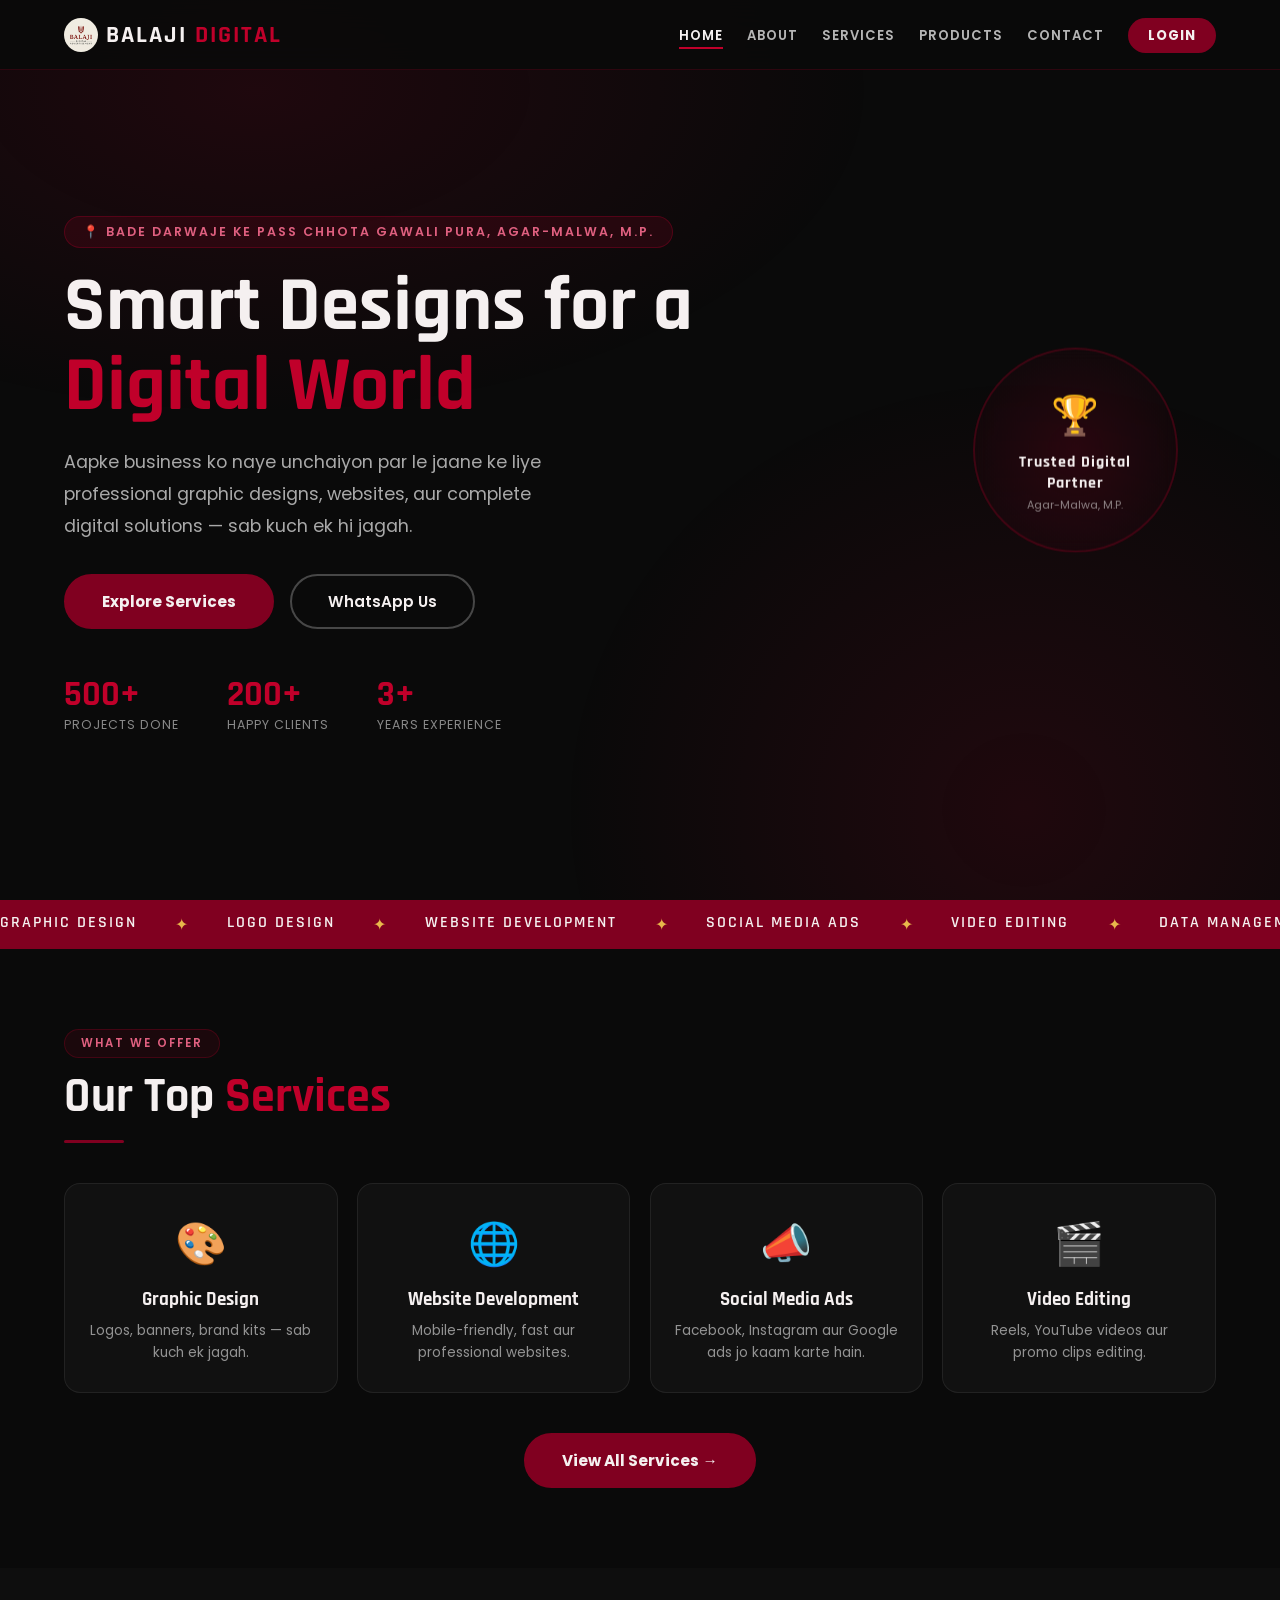
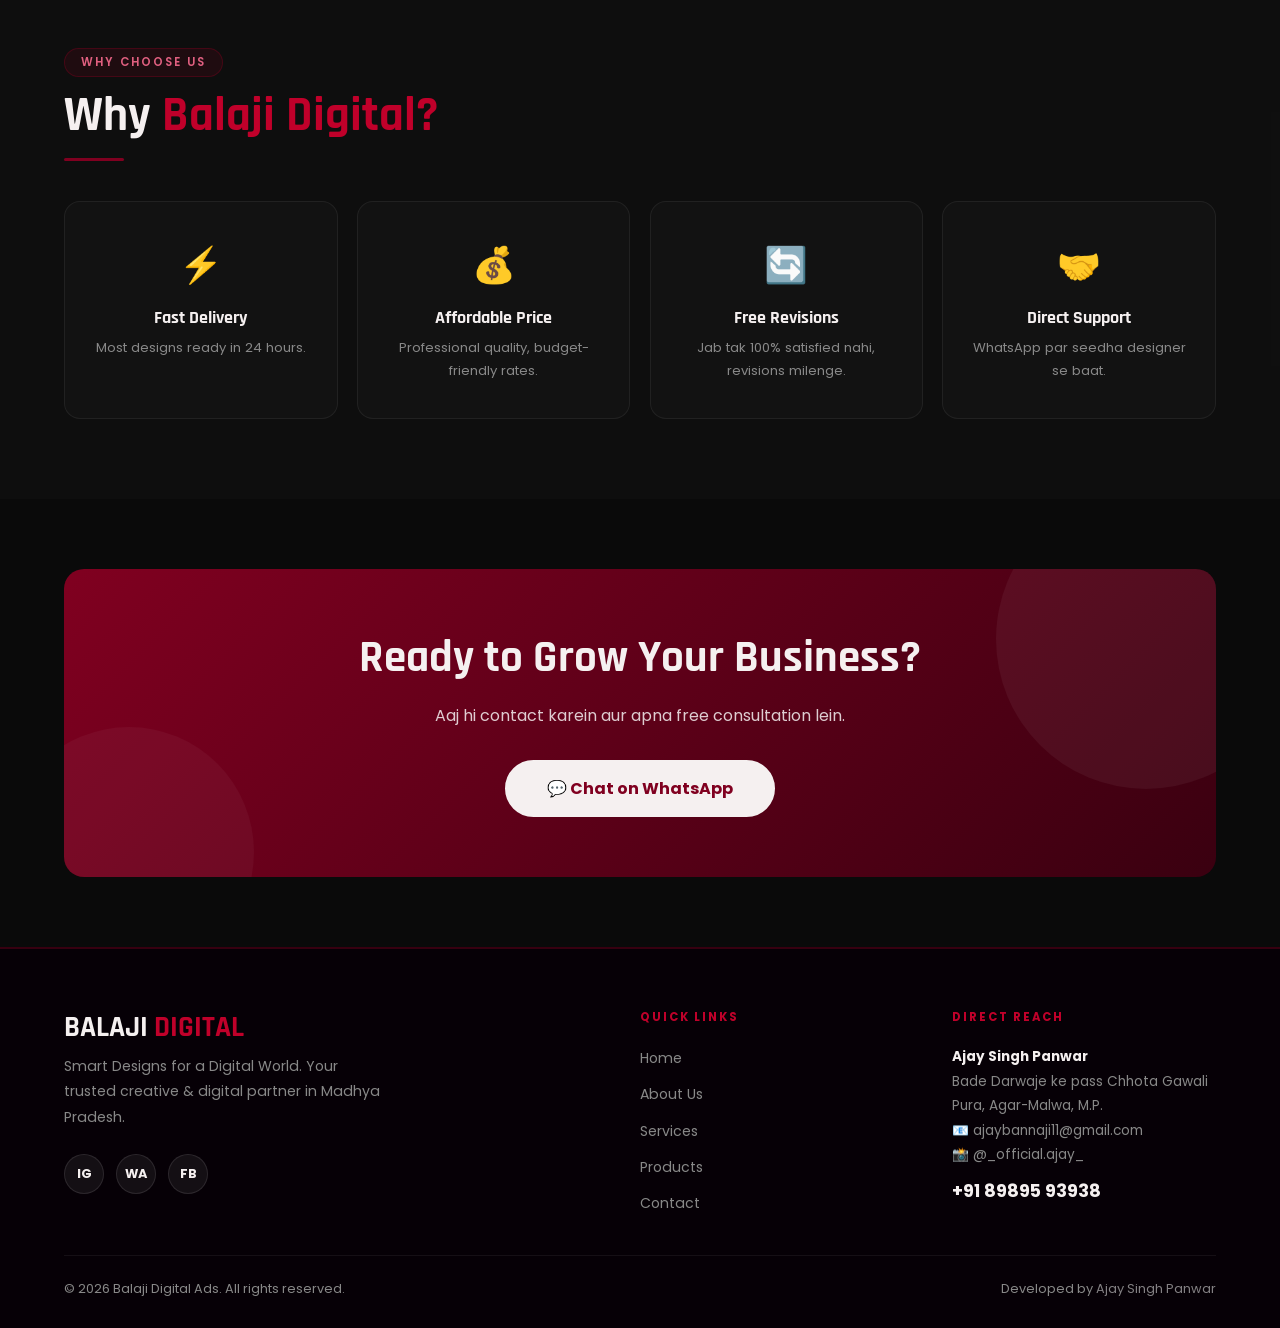
<file: index.html>
<!DOCTYPE html>
<html lang="en">
<head>
    <meta name="google-site-verification" content="iddlGAQAuW8Fe8YpL6KOSSLOg7tCik-BmXPoZ_-zYHs" />
    <meta charset="UTF-8" />
    <meta name="viewport" content="width=device-width, initial-scale=1.0" />
    <title>Balaji Digital Ads - Home</title>
    <link href="https://fonts.googleapis.com/css2?family=Rajdhani:wght@400;600;700&family=Poppins:wght@300;400;600;700&display=swap" rel="stylesheet" />
    <link rel="stylesheet" href="style.css" />
</head>
<body>

<nav id="navbar">
    <a class="nav-logo" href="index.html">
        <img src="Images/Balaji Digital.png" alt="logo" class="nav-logo-img">
        BALAJI <span>DIGITAL</span>
    </a>
    <button class="hamburger" id="hamburger"><span></span><span></span><span></span></button>
    <ul class="nav-links" id="navLinks">
        <li><a href="index.html" class="nav-link active">Home</a></li>
        <li><a href="about.html" class="nav-link">About</a></li>
        <li><a href="services.html" class="nav-link">Services</a></li>
        <li><a href="products.html" class="nav-link">Products</a></li>
        <li><a href="contact.html" class="nav-link">Contact</a></li>
        <li id="navAuthArea"><a href="#" class="nav-cta" id="navLoginBtn" onclick="openLogin(event)">Login</a></li>
    </ul>
</nav>
<div class="mobile-overlay" id="mobileOverlay"></div>

<!-- LOGIN MODAL -->
<div class="modal-overlay" id="loginModal" onclick="modalOutsideClick(event)">
    <div class="modal-box">
        <button class="modal-close" onclick="closeLogin()">✕</button>
        <div class="modal-logo">🔐</div>
        <h2 class="modal-title">Welcome Back</h2>
        <p class="modal-sub">Login karein ya naya account banayein</p>
        <div class="modal-tabs">
            <button class="tab-btn active" id="tabLogin" onclick="switchTab('login')">Login</button>
            <button class="tab-btn" id="tabRegister" onclick="switchTab('register')">Register</button>
        </div>
        <div id="loginForm">
            <div class="mform-group"><label>Name</label><input type="text" id="loginName" placeholder="Aapka naam" /></div>
            <div class="mform-group"><label>Password</label><input type="password" id="loginPass" placeholder="Password" /></div>
            <button class="modal-btn" onclick="doLogin()">Login →</button>
            <p id="loginErr" class="form-err"></p>
        </div>
        <div id="registerForm" style="display:none;">
            <div class="mform-group"><label>Full Name</label><input type="text" id="regName" placeholder="Aapka poora naam" /></div>
            <div class="mform-group"><label>Phone</label><input type="tel" id="regPhone" placeholder="+91 XXXXX XXXXX" /></div>
            <div class="mform-group"><label>Password</label><input type="password" id="regPass" placeholder="Password banayein" /></div>
            <button class="modal-btn" onclick="doRegister()">Create Account →</button>
            <p id="regErr" class="form-err"></p>
        </div>
    </div>
</div>

<!-- HERO -->
<section class="hero">
    <div class="hero-content">
        <div class="hero-welcome" id="heroWelcome" style="display:none;">
            <span>👋</span> Namaste, <span id="heroUserName" class="hero-username"></span>!
        </div>
        <div class="hero-tag" id="heroTag">📍 Bade Darwaje ke pass Chhota Gawali Pura, Agar-Malwa, M.P.</div>
        <h1>Smart Designs for a<br><em>Digital World</em></h1>
        <p>Aapke business ko naye unchaiyon par le jaane ke liye professional graphic designs, websites, aur complete digital solutions — sab kuch ek hi jagah.</p>
        <div class="hero-btns">
            <a href="services.html" class="btn-primary">Explore Services</a>
            <a href="https://wa.me/918989593938" class="btn-outline">WhatsApp Us</a>
        </div>
        <div class="hero-stats">
            <div class="stat-item"><div class="stat-num">500+</div><div class="stat-label">Projects Done</div></div>
            <div class="stat-item"><div class="stat-num">200+</div><div class="stat-label">Happy Clients</div></div>
            <div class="stat-item"><div class="stat-num">3+</div><div class="stat-label">Years Experience</div></div>
        </div>
    </div>
    <div class="hero-badge">
        <div class="hero-badge-icon">🏆</div>
        <div class="hero-badge-text">Trusted Digital<br>Partner</div>
        <div class="hero-badge-sub">Agar-Malwa, M.P.</div>
    </div>
</section>

<!-- MARQUEE -->
<div class="marquee-wrap">
    <div class="marquee-track">
        <span class="marquee-item">Graphic Design</span><span class="marquee-dot">✦</span>
        <span class="marquee-item">Logo Design</span><span class="marquee-dot">✦</span>
        <span class="marquee-item">Website Development</span><span class="marquee-dot">✦</span>
        <span class="marquee-item">Social Media Ads</span><span class="marquee-dot">✦</span>
        <span class="marquee-item">Video Editing</span><span class="marquee-dot">✦</span>
        <span class="marquee-item">Data Management</span><span class="marquee-dot">✦</span>
        <span class="marquee-item">Festival Posters</span><span class="marquee-dot">✦</span>
        <span class="marquee-item">Banner Design</span><span class="marquee-dot">✦</span>
        <span class="marquee-item">Graphic Design</span><span class="marquee-dot">✦</span>
        <span class="marquee-item">Logo Design</span><span class="marquee-dot">✦</span>
        <span class="marquee-item">Website Development</span><span class="marquee-dot">✦</span>
        <span class="marquee-item">Social Media Ads</span><span class="marquee-dot">✦</span>
        <span class="marquee-item">Video Editing</span><span class="marquee-dot">✦</span>
        <span class="marquee-item">Data Management</span><span class="marquee-dot">✦</span>
        <span class="marquee-item">Festival Posters</span><span class="marquee-dot">✦</span>
        <span class="marquee-item">Banner Design</span><span class="marquee-dot">✦</span>
    </div>
</div>

<!-- TOP SERVICES -->
<section class="page-section">
    <div class="section-tag">What We Offer</div>
    <h2 class="section-title">Our Top <em>Services</em></h2>
    <div class="section-line"></div>
    <div class="preview-grid">
        <div class="preview-card reveal"><div class="preview-icon">🎨</div><h3>Graphic Design</h3><p>Logos, banners, brand kits — sab kuch ek jagah.</p></div>
        <div class="preview-card reveal reveal-delay-1"><div class="preview-icon">🌐</div><h3>Website Development</h3><p>Mobile-friendly, fast aur professional websites.</p></div>
        <div class="preview-card reveal reveal-delay-2"><div class="preview-icon">📣</div><h3>Social Media Ads</h3><p>Facebook, Instagram aur Google ads jo kaam karte hain.</p></div>
        <div class="preview-card reveal reveal-delay-3"><div class="preview-icon">🎬</div><h3>Video Editing</h3><p>Reels, YouTube videos aur promo clips editing.</p></div>
    </div>
    <div class="center-btn"><a href="services.html" class="btn-primary">View All Services →</a></div>
</section>

<!-- WHY US -->
<section class="page-section alt-bg">
    <div class="section-tag">Why Choose Us</div>
    <h2 class="section-title">Why <em>Balaji Digital?</em></h2>
    <div class="section-line"></div>
    <div class="why-grid">
        <div class="why-card reveal"><div class="why-icon">⚡</div><h4>Fast Delivery</h4><p>Most designs ready in 24 hours.</p></div>
        <div class="why-card reveal reveal-delay-1"><div class="why-icon">💰</div><h4>Affordable Price</h4><p>Professional quality, budget-friendly rates.</p></div>
        <div class="why-card reveal reveal-delay-2"><div class="why-icon">🔄</div><h4>Free Revisions</h4><p>Jab tak 100% satisfied nahi, revisions milenge.</p></div>
        <div class="why-card reveal reveal-delay-3"><div class="why-icon">🤝</div><h4>Direct Support</h4><p>WhatsApp par seedha designer se baat.</p></div>
    </div>
</section>

<!-- CTA -->
<section class="cta-section">
    <div class="cta-banner reveal">
        <h2>Ready to Grow Your Business?</h2>
        <p>Aaj hi contact karein aur apna free consultation lein.</p>
        <a href="https://wa.me/918989593938" class="btn-white">💬 Chat on WhatsApp</a>
    </div>
</section>

<footer>
    <div class="footer-grid">
        <div class="footer-brand">
            <h3>BALAJI <span>DIGITAL</span></h3>
            <p>Smart Designs for a Digital World. Your trusted creative & digital partner in Madhya Pradesh.</p>
            <div class="social-links">
                <a href="https://www.instagram.com/_official.ajay_/?__pwa=1#" target="_blank" class="social-btn">IG</a>
                <a href="https://wa.me/918989593938" class="social-btn">WA</a>
                <a href="#" class="social-btn">FB</a>
            </div>
        </div>
        <div class="footer-links">
            <h4>Quick Links</h4>
            <ul>
                <li><a href="index.html">Home</a></li>
                <li><a href="about.html">About Us</a></li>
                <li><a href="services.html">Services</a></li>
                <li><a href="products.html">Products</a></li>
                <li><a href="contact.html">Contact</a></li>
            </ul>
        </div>
        <div class="footer-contact">
            <h4>Direct Reach</h4>
            <p><strong style="color:var(--white)">Ajay Singh Panwar</strong><br>Bade Darwaje ke pass Chhota Gawali Pura, Agar-Malwa, M.P.<br>📧 ajaybannaji11@gmail.com<br>📸 <a href="https://www.instagram.com/_official.ajay_/?__pwa=1#" target="_blank" style="color:var(--gray);text-decoration:none;">@_official.ajay_</a></p>
            <p class="phone">+91 89895 93938</p>
        </div>
    </div>
    <div class="footer-bottom">
        <p>© 2026 Balaji Digital Ads. All rights reserved.</p>
        <p>Developed by <a href="#">Ajay Singh Panwar</a></p>
    </div>
</footer>
<script src="script.js"></script>
</body>
</html>
</file>
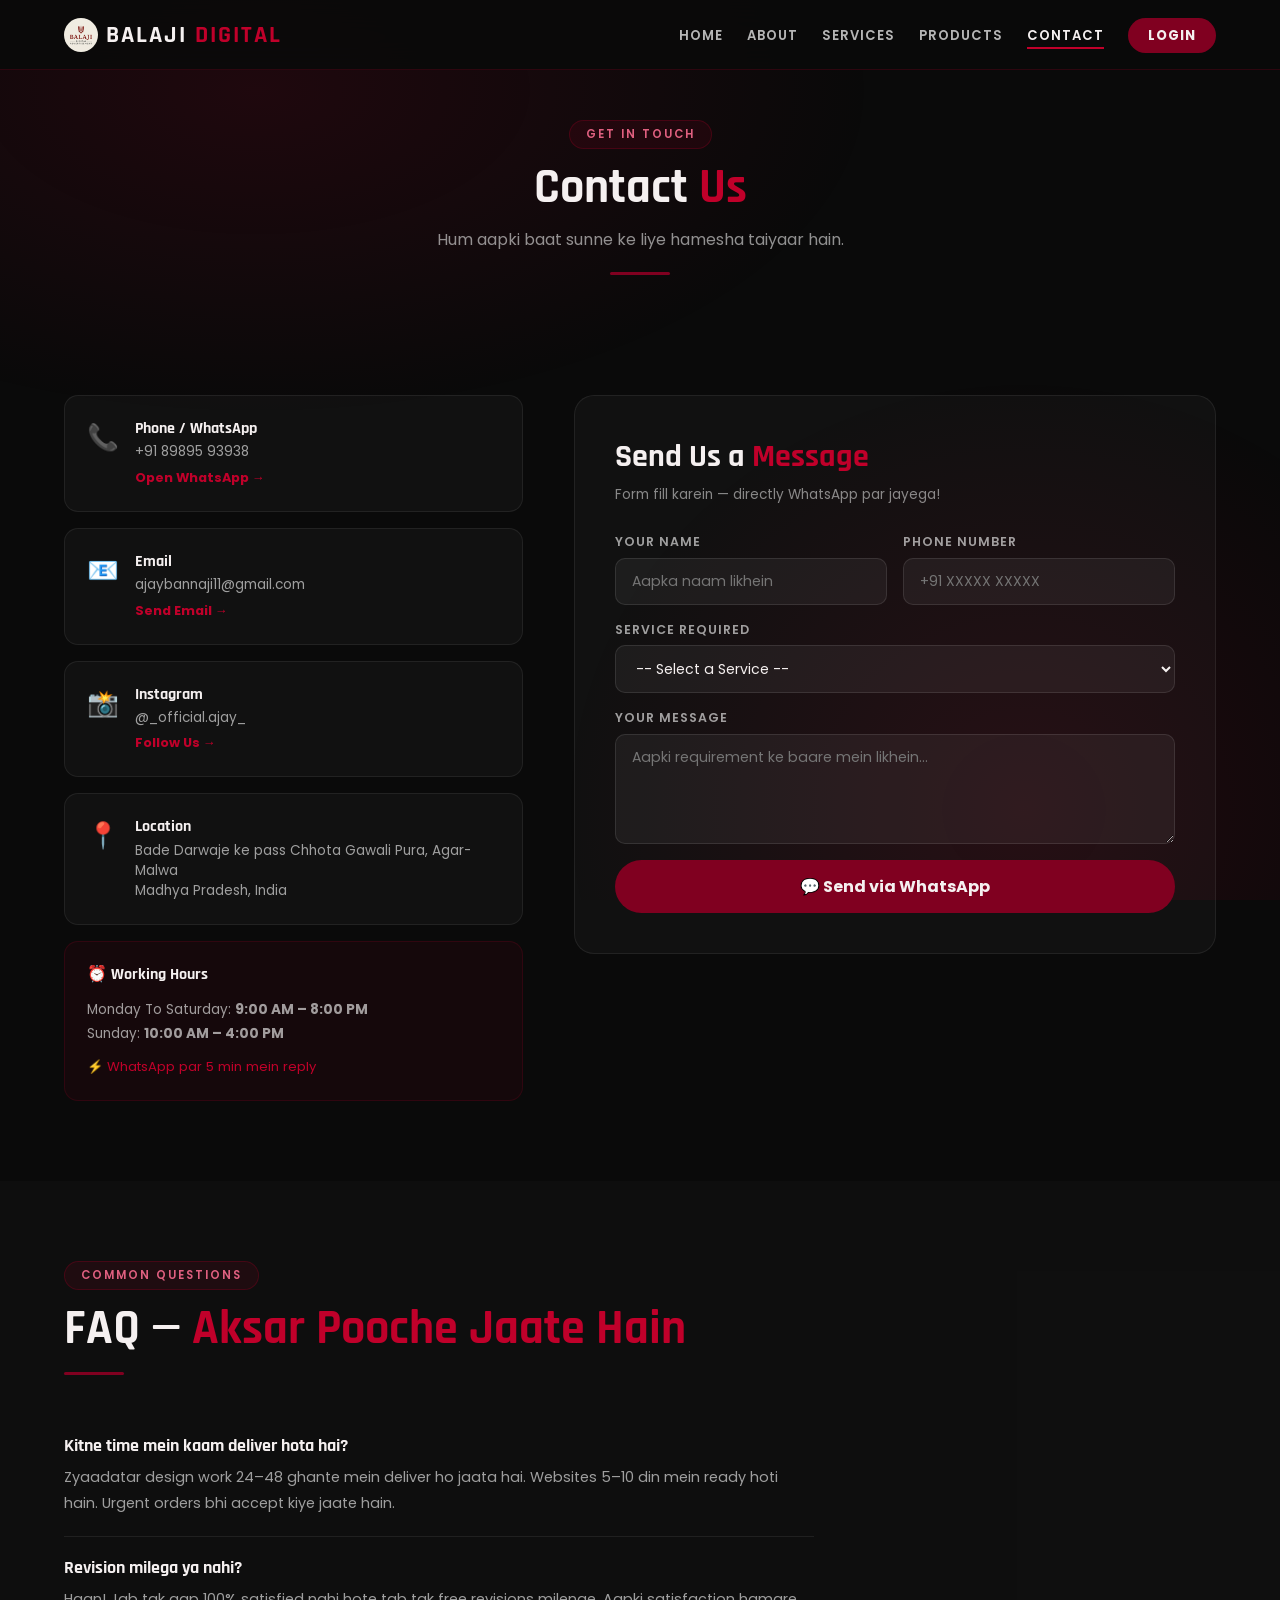
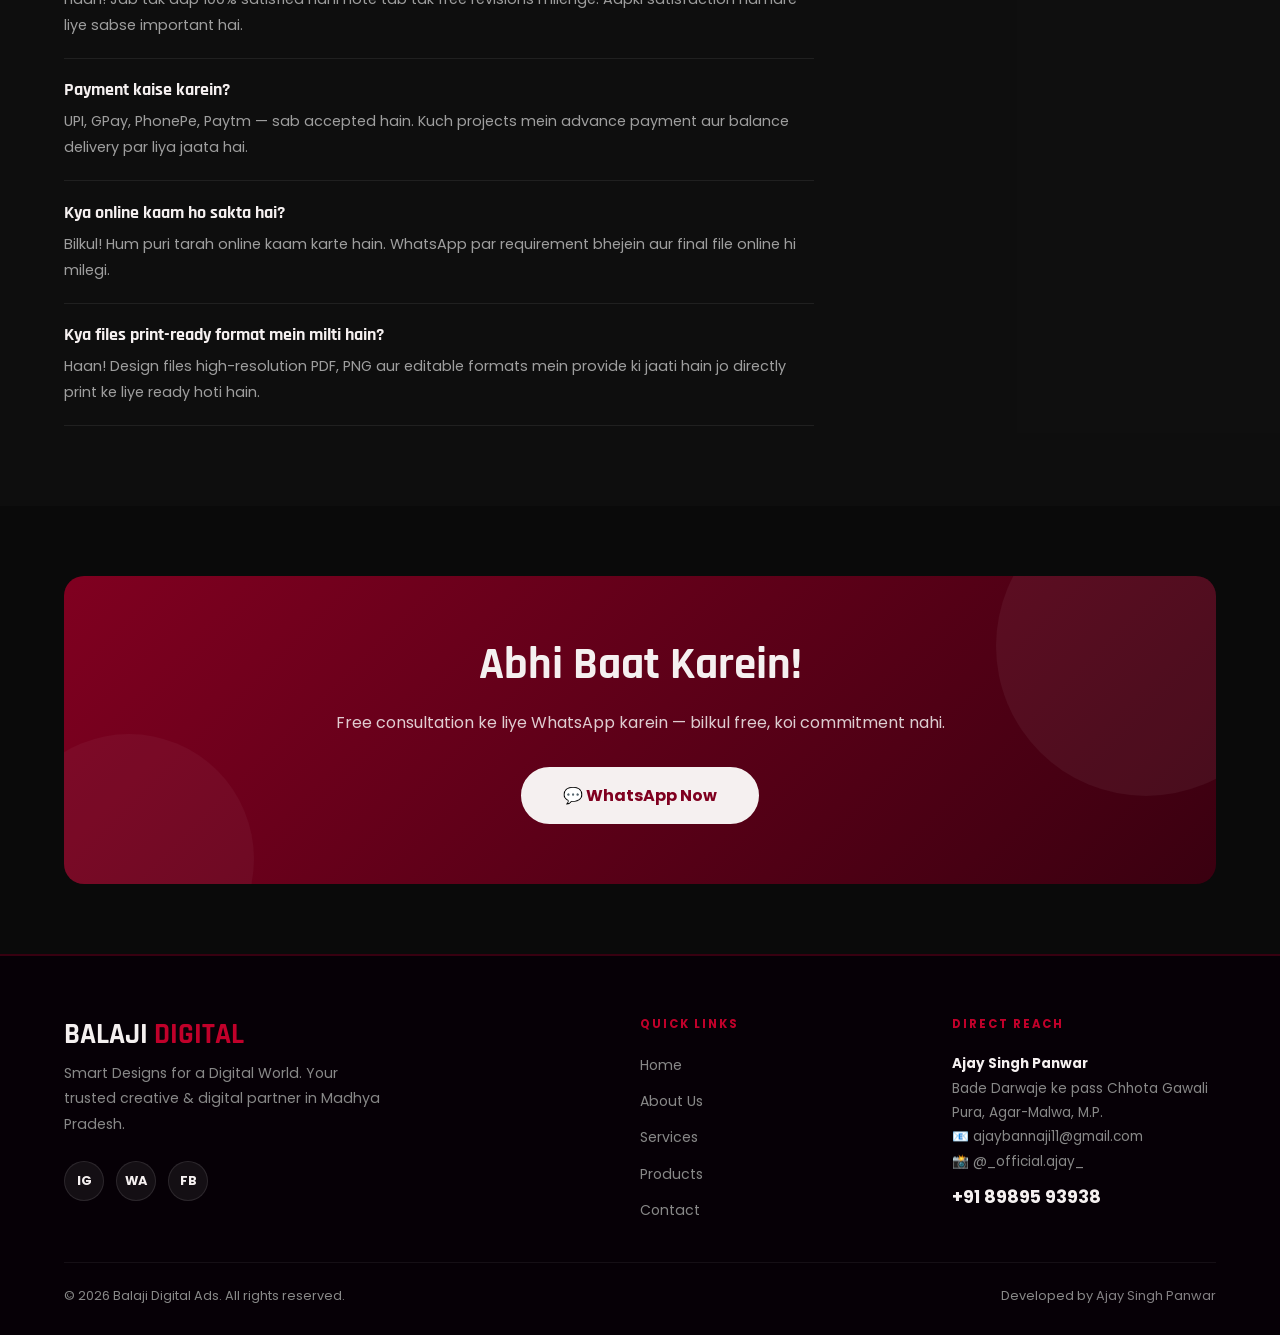
<file: contact.html>
<!DOCTYPE html>
<html lang="en">
<head>
    <meta charset="UTF-8" />
    <meta name="viewport" content="width=device-width, initial-scale=1.0" />
    <title>Contact - Balaji Digital Ads</title>
    <link href="https://fonts.googleapis.com/css2?family=Rajdhani:wght@400;600;700&family=Poppins:wght@300;400;600;700&display=swap" rel="stylesheet" />
    <link rel="stylesheet" href="style.css" />
</head>
<body>
<nav id="navbar">
    <a class="nav-logo" href="index.html"><img src="Images/Balaji Digital.png" alt="logo" class="nav-logo-img">BALAJI <span>DIGITAL</span></a>
    <button class="hamburger" id="hamburger"><span></span><span></span><span></span></button>
    <ul class="nav-links" id="navLinks">
        <li><a href="index.html" class="nav-link">Home</a></li>
        <li><a href="about.html" class="nav-link">About</a></li>
        <li><a href="services.html" class="nav-link">Services</a></li>
        <li><a href="products.html" class="nav-link">Products</a></li>
        <li><a href="contact.html" class="nav-link active">Contact</a></li>
        <li id="navAuthArea"><a href="#" class="nav-cta" id="navLoginBtn" onclick="openLogin(event)">Login</a></li>
    </ul>
</nav>
<div class="mobile-overlay" id="mobileOverlay"></div>
<div class="modal-overlay" id="loginModal" onclick="modalOutsideClick(event)">
    <div class="modal-box">
        <button class="modal-close" onclick="closeLogin()">✕</button>
        <div class="modal-logo">🔐</div>
        <h2 class="modal-title">Welcome Back</h2>
        <p class="modal-sub">Login karein ya naya account banayein</p>
        <div class="modal-tabs">
            <button class="tab-btn active" id="tabLogin" onclick="switchTab('login')">Login</button>
            <button class="tab-btn" id="tabRegister" onclick="switchTab('register')">Register</button>
        </div>
        <div id="loginForm">
            <div class="mform-group"><label>Name</label><input type="text" id="loginName" placeholder="Aapka naam" /></div>
            <div class="mform-group"><label>Password</label><input type="password" id="loginPass" placeholder="Password" /></div>
            <button class="modal-btn" onclick="doLogin()">Login →</button>
            <p id="loginErr" class="form-err"></p>
        </div>
        <div id="registerForm" style="display:none;">
            <div class="mform-group"><label>Full Name</label><input type="text" id="regName" placeholder="Aapka poora naam" /></div>
            <div class="mform-group"><label>Phone</label><input type="tel" id="regPhone" placeholder="+91 XXXXX XXXXX" /></div>
            <div class="mform-group"><label>Password</label><input type="password" id="regPass" placeholder="Password banayein" /></div>
            <button class="modal-btn" onclick="doRegister()">Create Account →</button>
            <p id="regErr" class="form-err"></p>
        </div>
    </div>
</div>

<section class="page-hero">
    <div class="section-tag">Get In Touch</div>
    <h1 class="section-title">Contact <em>Us</em></h1>
    <p class="page-hero-sub">Hum aapki baat sunne ke liye hamesha taiyaar hain.</p>
    <div class="section-line" style="margin:1.2rem auto 0;"></div>
</section>

<section class="page-section">
    <div class="contact-layout">
        <div class="contact-info reveal">
            <div class="contact-card"><div class="cc-icon">📞</div><div class="cc-content"><h4>Phone / WhatsApp</h4><p>+91 89895 93938</p><a href="https://wa.me/918989593938" class="cc-link" target="_blank">Open WhatsApp →</a></div></div>
            <div class="contact-card"><div class="cc-icon">📧</div><div class="cc-content"><h4>Email</h4><p>ajaybannaji11@gmail.com</p><a href="mailto:ajaybannaji11@gmail.com" class="cc-link">Send Email →</a></div></div>
            <div class="contact-card"><div class="cc-icon">📸</div><div class="cc-content"><h4>Instagram</h4><p>@_official.ajay_</p><a href="https://www.instagram.com/_official.ajay_/?__pwa=1#" target="_blank" class="cc-link">Follow Us →</a></div></div>
            <div class="contact-card"><div class="cc-icon">📍</div><div class="cc-content"><h4>Location</h4><p>Bade Darwaje ke pass Chhota Gawali Pura, Agar-Malwa<br>Madhya Pradesh, India</p></div></div>
            <div class="contact-hours">
                <h4>⏰ Working Hours</h4>
                <p>Monday To Saturday: <strong>9:00 AM – 8:00 PM</strong></p>
                <p>Sunday: <strong>10:00 AM – 4:00 PM</strong></p>
                <p style="margin-top:0.5rem; color:var(--red); font-size:0.82rem;">⚡ WhatsApp par 5 min mein reply</p>
            </div>
        </div>
        <div class="contact-form-wrap reveal reveal-delay-2">
            <h3 class="form-title">Send Us a <em>Message</em></h3>
            <p class="form-sub">Form fill karein — directly WhatsApp par jayega!</p>
            <div class="contact-form">
                <div class="form-group"><label>Your Name</label><input type="text" id="fname" placeholder="Aapka naam likhein" /></div>
                <div class="form-group"><label>Phone Number</label><input type="tel" id="fphone" placeholder="+91 XXXXX XXXXX" /></div>
                <div class="form-group full"><label>Service Required</label>
                    <select id="fservice">
                        <option value="">-- Select a Service --</option>
                        <option>Graphic Design</option><option>Website Development</option><option>Social Media Ads</option>
                        <option>Festival Poster</option><option>Video Editing</option><option>Banner & Flex Design</option>
                        <option>Photo Frame Design</option><option>T-Shirt & Merchandise</option><option>Flyer & Pamphlet</option>
                        <option>Drafting & Documentation</option><option>Data Management</option><option>Exam Paper Drafting</option><option>Other</option>
                    </select>
                </div>
                <div class="form-group full"><label>Your Message</label><textarea id="fmsg" rows="4" placeholder="Aapki requirement ke baare mein likhein..."></textarea></div>
                <button class="form-submit" onclick="sendWhatsApp()">💬 Send via WhatsApp</button>
            </div>
        </div>
    </div>
</section>

<section class="page-section alt-bg">
    <div class="section-tag">Common Questions</div>
    <h2 class="section-title">FAQ — <em>Aksar Pooche Jaate Hain</em></h2>
    <div class="section-line"></div>
    <div class="faq-list">
        <div class="faq-item reveal"><div class="faq-q">Kitne time mein kaam deliver hota hai?</div><div class="faq-a">Zyaadatar design work 24–48 ghante mein deliver ho jaata hai. Websites 5–10 din mein ready hoti hain. Urgent orders bhi accept kiye jaate hain.</div></div>
        <div class="faq-item reveal reveal-delay-1"><div class="faq-q">Revision milega ya nahi?</div><div class="faq-a">Haan! Jab tak aap 100% satisfied nahi hote tab tak free revisions milenge. Aapki satisfaction hamare liye sabse important hai.</div></div>
        <div class="faq-item reveal reveal-delay-2"><div class="faq-q">Payment kaise karein?</div><div class="faq-a">UPI, GPay, PhonePe, Paytm — sab accepted hain. Kuch projects mein advance payment aur balance delivery par liya jaata hai.</div></div>
        <div class="faq-item reveal reveal-delay-3"><div class="faq-q">Kya online kaam ho sakta hai?</div><div class="faq-a">Bilkul! Hum puri tarah online kaam karte hain. WhatsApp par requirement bhejein aur final file online hi milegi.</div></div>
        <div class="faq-item reveal"><div class="faq-q">Kya files print-ready format mein milti hain?</div><div class="faq-a">Haan! Design files high-resolution PDF, PNG aur editable formats mein provide ki jaati hain jo directly print ke liye ready hoti hain.</div></div>
    </div>
</section>

<section class="cta-section">
    <div class="cta-banner reveal">
        <h2>Abhi Baat Karein!</h2>
        <p>Free consultation ke liye WhatsApp karein — bilkul free, koi commitment nahi.</p>
        <a href="https://wa.me/918989593938" class="btn-white">💬 WhatsApp Now</a>
    </div>
</section>

<footer>
    <div class="footer-grid">
        <div class="footer-brand"><h3>BALAJI <span>DIGITAL</span></h3><p>Smart Designs for a Digital World. Your trusted creative & digital partner in Madhya Pradesh.</p>
            <div class="social-links"><a href="https://www.instagram.com/_official.ajay_/?__pwa=1#" target="_blank" class="social-btn">IG</a><a href="https://wa.me/918989593938" class="social-btn">WA</a><a href="#" class="social-btn">FB</a></div>
        </div>
        <div class="footer-links"><h4>Quick Links</h4><ul><li><a href="index.html">Home</a></li><li><a href="about.html">About Us</a></li><li><a href="services.html">Services</a></li><li><a href="products.html">Products</a></li><li><a href="contact.html">Contact</a></li></ul></div>
        <div class="footer-contact"><h4>Direct Reach</h4><p><strong style="color:var(--white)">Ajay Singh Panwar</strong><br>Bade Darwaje ke pass Chhota Gawali Pura, Agar-Malwa, M.P.<br>📧 ajaybannaji11@gmail.com<br>📸 <a href="https://www.instagram.com/_official.ajay_/?__pwa=1#" target="_blank" style="color:var(--gray);text-decoration:none;">@_official.ajay_</a></p><p class="phone">+91 89895 93938</p></div>
    </div>
    <div class="footer-bottom"><p>© 2026 Balaji Digital Ads. All rights reserved.</p><p>Developed by <a href="#">Ajay Singh Panwar</a></p></div>
</footer>
<script src="script.js"></script>
<script>
function sendWhatsApp() {
    const name = document.getElementById('fname').value.trim();
    const phone = document.getElementById('fphone').value.trim();
    const service = document.getElementById('fservice').value;
    const msg = document.getElementById('fmsg').value.trim();
    if (!name || !service) { alert('Please enter your name and select a service.'); return; }
    const text = `Hello Balaji Digital Ads!%0A%0A*Name:* ${encodeURIComponent(name)}%0A*Phone:* ${encodeURIComponent(phone || 'Not provided')}%0A*Service Needed:* ${encodeURIComponent(service)}%0A*Message:* ${encodeURIComponent(msg || 'No message')}`;
    window.open(`https://wa.me/918989593938?text=${text}`, '_blank');
}
</script>
</body>
</html>
</file>
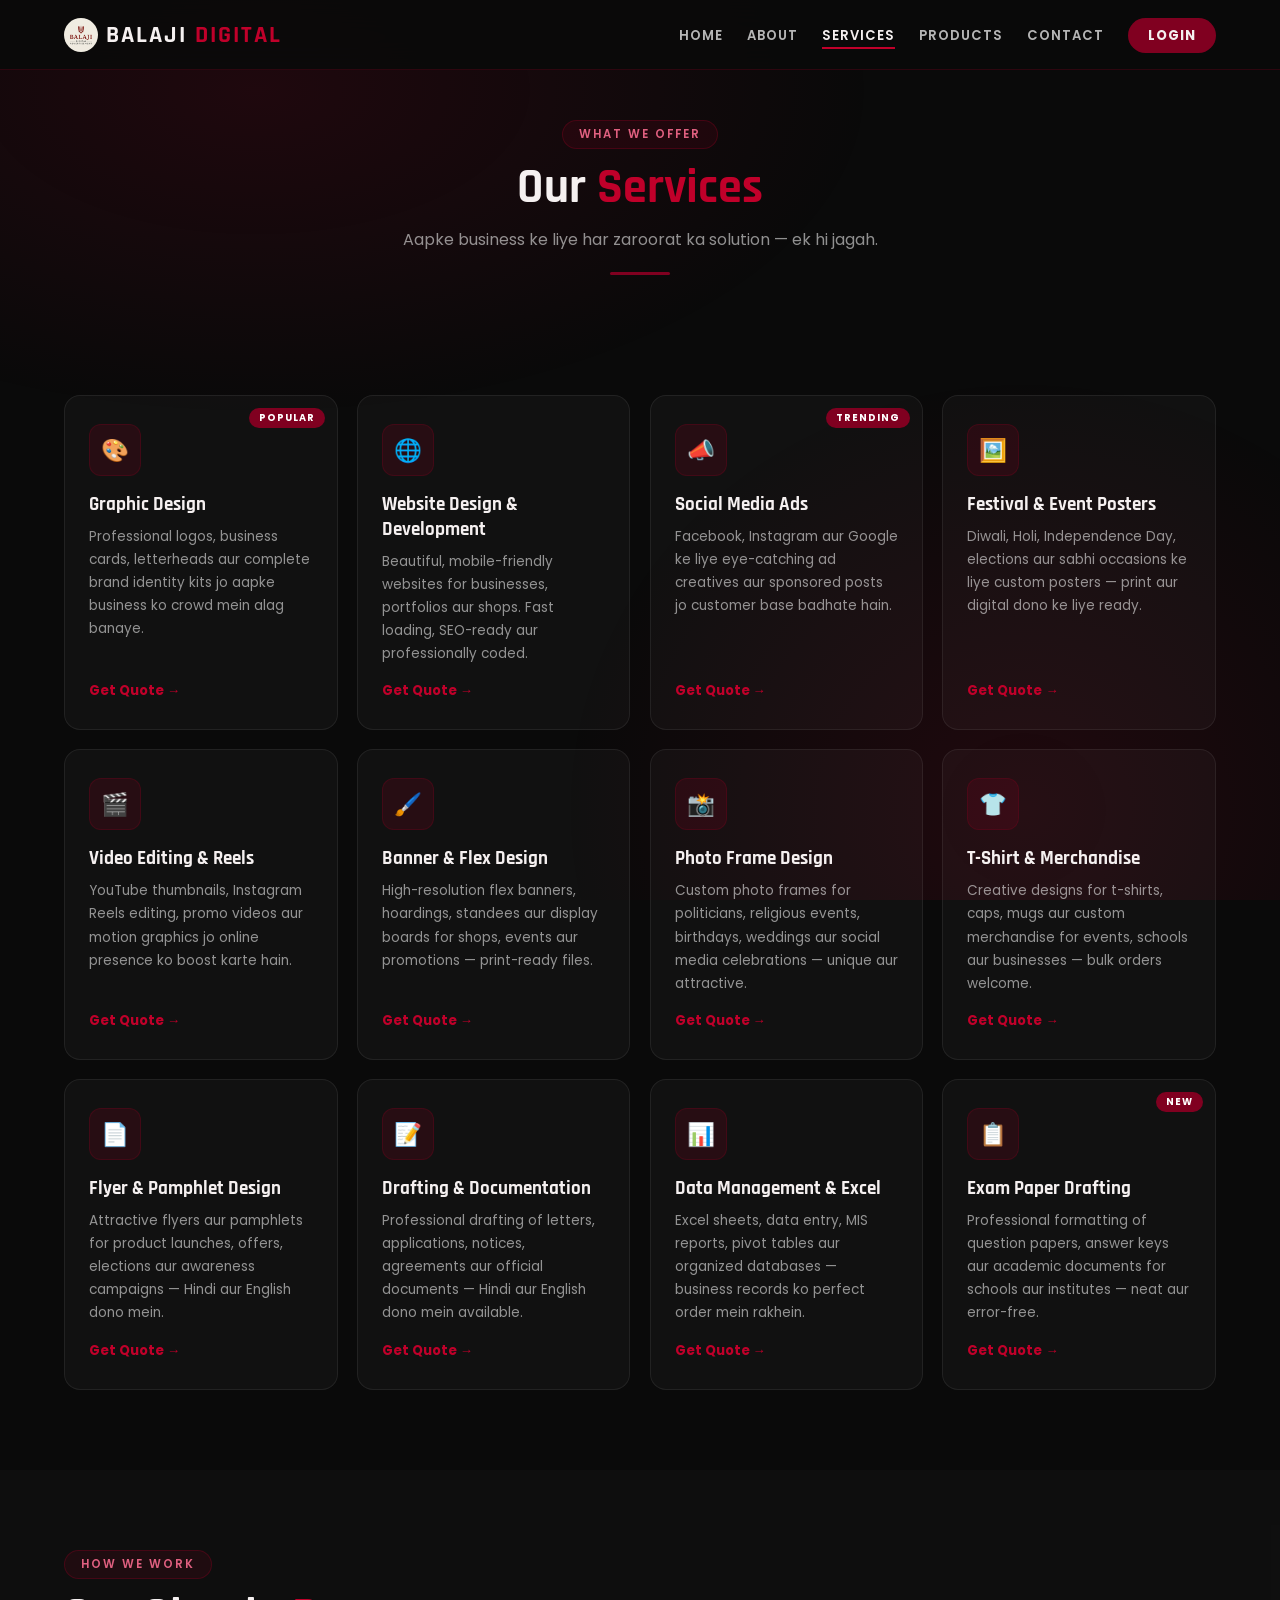
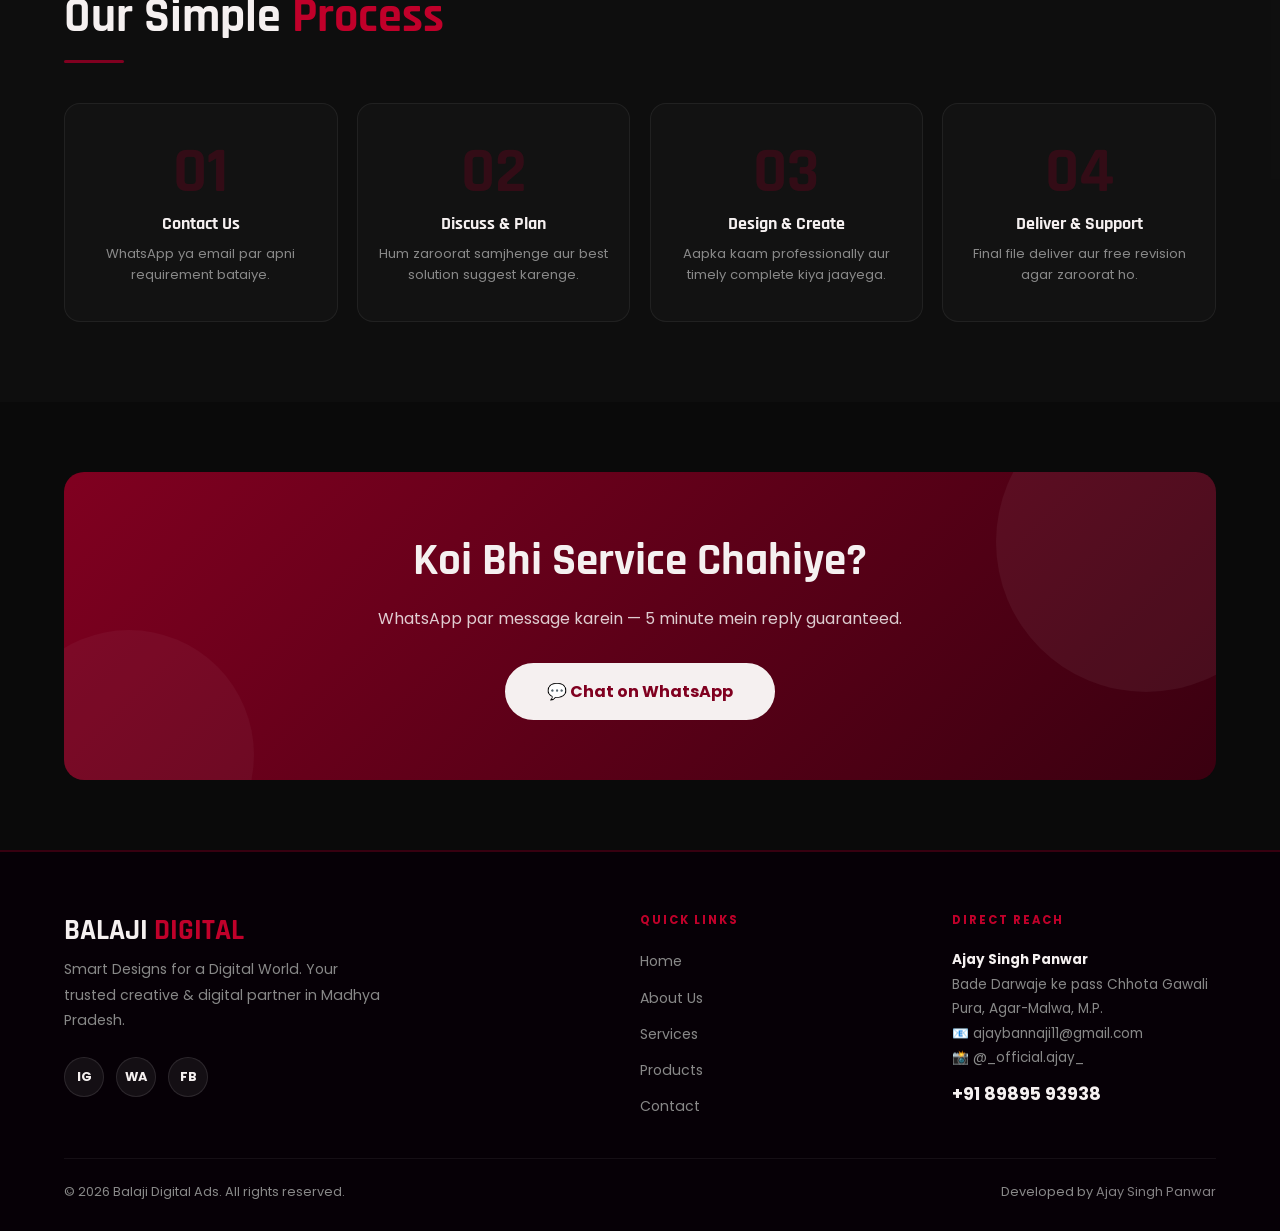
<file: services.html>
<!DOCTYPE html>
<html lang="en">
<head>
    <meta charset="UTF-8" />
    <meta name="viewport" content="width=device-width, initial-scale=1.0" />
    <title>Services - Balaji Digital Ads</title>
    <link href="https://fonts.googleapis.com/css2?family=Rajdhani:wght@400;600;700&family=Poppins:wght@300;400;600;700&display=swap" rel="stylesheet" />
    <link rel="stylesheet" href="style.css" />
</head>
<body>
<nav id="navbar">
    <a class="nav-logo" href="index.html"><img src="Images/Balaji Digital.png" alt="logo" class="nav-logo-img">BALAJI <span>DIGITAL</span></a>
    <button class="hamburger" id="hamburger"><span></span><span></span><span></span></button>
    <ul class="nav-links" id="navLinks">
        <li><a href="index.html" class="nav-link">Home</a></li>
        <li><a href="about.html" class="nav-link">About</a></li>
        <li><a href="services.html" class="nav-link active">Services</a></li>
        <li><a href="products.html" class="nav-link">Products</a></li>
        <li><a href="contact.html" class="nav-link">Contact</a></li>
        <li id="navAuthArea"><a href="#" class="nav-cta" id="navLoginBtn" onclick="openLogin(event)">Login</a></li>
    </ul>
</nav>
<div class="mobile-overlay" id="mobileOverlay"></div>
<div class="modal-overlay" id="loginModal" onclick="modalOutsideClick(event)">
    <div class="modal-box">
        <button class="modal-close" onclick="closeLogin()">✕</button>
        <div class="modal-logo">🔐</div>
        <h2 class="modal-title">Welcome Back</h2>
        <p class="modal-sub">Login karein ya naya account banayein</p>
        <div class="modal-tabs">
            <button class="tab-btn active" id="tabLogin" onclick="switchTab('login')">Login</button>
            <button class="tab-btn" id="tabRegister" onclick="switchTab('register')">Register</button>
        </div>
        <div id="loginForm">
            <div class="mform-group"><label>Name</label><input type="text" id="loginName" placeholder="Aapka naam" /></div>
            <div class="mform-group"><label>Password</label><input type="password" id="loginPass" placeholder="Password" /></div>
            <button class="modal-btn" onclick="doLogin()">Login →</button>
            <p id="loginErr" class="form-err"></p>
        </div>
        <div id="registerForm" style="display:none;">
            <div class="mform-group"><label>Full Name</label><input type="text" id="regName" placeholder="Aapka poora naam" /></div>
            <div class="mform-group"><label>Phone</label><input type="tel" id="regPhone" placeholder="+91 XXXXX XXXXX" /></div>
            <div class="mform-group"><label>Password</label><input type="password" id="regPass" placeholder="Password banayein" /></div>
            <button class="modal-btn" onclick="doRegister()">Create Account →</button>
            <p id="regErr" class="form-err"></p>
        </div>
    </div>
</div>

<section class="page-hero">
    <div class="section-tag">What We Offer</div>
    <h1 class="section-title">Our <em>Services</em></h1>
    <p class="page-hero-sub">Aapke business ke liye har zaroorat ka solution — ek hi jagah.</p>
    <div class="section-line" style="margin:1.2rem auto 0;"></div>
</section>

<section class="page-section">
    <div class="services-grid">
        <div class="service-card reveal"><div class="service-badge">Popular</div><div class="service-icon">🎨</div><h3>Graphic Design</h3><p>Professional logos, business cards, letterheads aur complete brand identity kits jo aapke business ko crowd mein alag banaye.</p><a href="https://wa.me/918989593938?text=Hello%2C%20I%20need%20Graphic%20Design%20service" class="card-cta">Get Quote →</a></div>
        <div class="service-card reveal reveal-delay-1"><div class="service-icon">🌐</div><h3>Website Design & Development</h3><p>Beautiful, mobile-friendly websites for businesses, portfolios aur shops. Fast loading, SEO-ready aur professionally coded.</p><a href="https://wa.me/918989593938?text=Hello%2C%20I%20need%20a%20Website" class="card-cta">Get Quote →</a></div>
        <div class="service-card reveal reveal-delay-2"><div class="service-badge">Trending</div><div class="service-icon">📣</div><h3>Social Media Ads</h3><p>Facebook, Instagram aur Google ke liye eye-catching ad creatives aur sponsored posts jo customer base badhate hain.</p><a href="https://wa.me/918989593938?text=Hello%2C%20I%20need%20Social%20Media%20Ads" class="card-cta">Get Quote →</a></div>
        <div class="service-card reveal reveal-delay-3"><div class="service-icon">🖼️</div><h3>Festival & Event Posters</h3><p>Diwali, Holi, Independence Day, elections aur sabhi occasions ke liye custom posters — print aur digital dono ke liye ready.</p><a href="https://wa.me/918989593938?text=Hello%2C%20I%20need%20Festival%20Poster" class="card-cta">Get Quote →</a></div>
        <div class="service-card reveal"><div class="service-icon">🎬</div><h3>Video Editing & Reels</h3><p>YouTube thumbnails, Instagram Reels editing, promo videos aur motion graphics jo online presence ko boost karte hain.</p><a href="https://wa.me/918989593938?text=Hello%2C%20I%20need%20Video%20Editing" class="card-cta">Get Quote →</a></div>
        <div class="service-card reveal reveal-delay-1"><div class="service-icon">🖌️</div><h3>Banner & Flex Design</h3><p>High-resolution flex banners, hoardings, standees aur display boards for shops, events aur promotions — print-ready files.</p><a href="https://wa.me/918989593938?text=Hello%2C%20I%20need%20Banner%20Design" class="card-cta">Get Quote →</a></div>
        <div class="service-card reveal reveal-delay-2"><div class="service-icon">📸</div><h3>Photo Frame Design</h3><p>Custom photo frames for politicians, religious events, birthdays, weddings aur social media celebrations — unique aur attractive.</p><a href="https://wa.me/918989593938?text=Hello%2C%20I%20need%20Photo%20Frame%20Design" class="card-cta">Get Quote →</a></div>
        <div class="service-card reveal reveal-delay-3"><div class="service-icon">👕</div><h3>T-Shirt & Merchandise</h3><p>Creative designs for t-shirts, caps, mugs aur custom merchandise for events, schools aur businesses — bulk orders welcome.</p><a href="https://wa.me/918989593938?text=Hello%2C%20I%20need%20Merchandise%20Design" class="card-cta">Get Quote →</a></div>
        <div class="service-card reveal"><div class="service-icon">📄</div><h3>Flyer & Pamphlet Design</h3><p>Attractive flyers aur pamphlets for product launches, offers, elections aur awareness campaigns — Hindi aur English dono mein.</p><a href="https://wa.me/918989593938?text=Hello%2C%20I%20need%20Flyer%20Design" class="card-cta">Get Quote →</a></div>
        <div class="service-card reveal reveal-delay-1"><div class="service-icon">📝</div><h3>Drafting & Documentation</h3><p>Professional drafting of letters, applications, notices, agreements aur official documents — Hindi aur English dono mein available.</p><a href="https://wa.me/918989593938?text=Hello%2C%20I%20need%20Drafting%20help" class="card-cta">Get Quote →</a></div>
        <div class="service-card reveal reveal-delay-2"><div class="service-icon">📊</div><h3>Data Management & Excel</h3><p>Excel sheets, data entry, MIS reports, pivot tables aur organized databases — business records ko perfect order mein rakhein.</p><a href="https://wa.me/918989593938?text=Hello%2C%20I%20need%20Data%20Management" class="card-cta">Get Quote →</a></div>
        <div class="service-card reveal reveal-delay-3"><div class="service-badge">New</div><div class="service-icon">📋</div><h3>Exam Paper Drafting</h3><p>Professional formatting of question papers, answer keys aur academic documents for schools aur institutes — neat aur error-free.</p><a href="https://wa.me/918989593938?text=Hello%2C%20I%20need%20Exam%20Paper%20Drafting" class="card-cta">Get Quote →</a></div>
    </div>
</section>

<section class="page-section alt-bg">
    <div class="section-tag">How We Work</div>
    <h2 class="section-title">Our Simple <em>Process</em></h2>
    <div class="section-line"></div>
    <div class="process-grid">
        <div class="process-step reveal"><div class="process-num">01</div><h4>Contact Us</h4><p>WhatsApp ya email par apni requirement bataiye.</p></div>
        <div class="process-step reveal reveal-delay-1"><div class="process-num">02</div><h4>Discuss & Plan</h4><p>Hum zaroorat samjhenge aur best solution suggest karenge.</p></div>
        <div class="process-step reveal reveal-delay-2"><div class="process-num">03</div><h4>Design & Create</h4><p>Aapka kaam professionally aur timely complete kiya jaayega.</p></div>
        <div class="process-step reveal reveal-delay-3"><div class="process-num">04</div><h4>Deliver & Support</h4><p>Final file deliver aur free revision agar zaroorat ho.</p></div>
    </div>
</section>

<section class="cta-section">
    <div class="cta-banner reveal">
        <h2>Koi Bhi Service Chahiye?</h2>
        <p>WhatsApp par message karein — 5 minute mein reply guaranteed.</p>
        <a href="https://wa.me/918989593938" class="btn-white">💬 Chat on WhatsApp</a>
    </div>
</section>

<footer>
    <div class="footer-grid">
        <div class="footer-brand"><h3>BALAJI <span>DIGITAL</span></h3><p>Smart Designs for a Digital World. Your trusted creative & digital partner in Madhya Pradesh.</p>
            <div class="social-links"><a href="https://www.instagram.com/_official.ajay_/?__pwa=1#" target="_blank" class="social-btn">IG</a><a href="https://wa.me/918989593938" class="social-btn">WA</a><a href="#" class="social-btn">FB</a></div>
        </div>
        <div class="footer-links"><h4>Quick Links</h4><ul><li><a href="index.html">Home</a></li><li><a href="about.html">About Us</a></li><li><a href="services.html">Services</a></li><li><a href="products.html">Products</a></li><li><a href="contact.html">Contact</a></li></ul></div>
        <div class="footer-contact"><h4>Direct Reach</h4><p><strong style="color:var(--white)">Ajay Singh Panwar</strong><br>Bade Darwaje ke pass Chhota Gawali Pura, Agar-Malwa, M.P.<br>📧 ajaybannaji11@gmail.com<br>📸 <a href="https://www.instagram.com/_official.ajay_/?__pwa=1#" target="_blank" style="color:var(--gray);text-decoration:none;">@_official.ajay_</a></p><p class="phone">+91 89895 93938</p></div>
    </div>
    <div class="footer-bottom"><p>© 2026 Balaji Digital Ads. All rights reserved.</p><p>Developed by <a href="#">Ajay Singh Panwar</a></p></div>
</footer>
<script src="script.js"></script>
</body>
</html>
</file>
<file: style.css>
/* ============================================
   BALAJI DIGITAL ADS — style.css v3
   5 Pages: Home, About, Services, Products, Contact
   ============================================ */
:root {
    --black: #0a0a0a; --deep: #110008; --crimson: #800020;
    --red: #c0002a; --gold: #e8b84b; --white: #f5f0f0;
    --gray: #888; --nav-height: 70px;
}
*, *::before, *::after { box-sizing: border-box; margin: 0; padding: 0; }
html { scroll-behavior: smooth; }
body { font-family: 'Poppins', sans-serif; background: var(--black); color: var(--white); overflow-x: hidden; font-size: 16px; }
body::before { content:''; position:fixed; inset:0; background: radial-gradient(ellipse 80% 60% at 20% 10%, rgba(128,0,32,0.18) 0%, transparent 60%), radial-gradient(ellipse 60% 80% at 80% 90%, rgba(192,0,42,0.12) 0%, transparent 60%); pointer-events:none; z-index:0; }

/* ─── NAVBAR ─── */
nav { position:fixed; top:0; left:0; right:0; z-index:1000; padding:0 5%; height:var(--nav-height); display:flex; align-items:center; justify-content:space-between; background:rgba(10,10,10,0.92); backdrop-filter:blur(16px); border-bottom:1px solid rgba(128,0,32,0.3); transition:box-shadow 0.3s; }
nav.scrolled { box-shadow:0 4px 40px rgba(128,0,32,0.25); }
.nav-logo { font-family:'Rajdhani',sans-serif; font-size:clamp(1.1rem,4vw,1.5rem); font-weight:700; letter-spacing:2px; color:var(--white); text-decoration:none; display:flex; align-items:center; gap:8px; flex-shrink:0; }
.nav-logo span { color:var(--red); }
.nav-logo-img { width:34px; height:34px; border-radius:50%; object-fit:cover; }
.nav-links { display:flex; gap:1.5rem; align-items:center; list-style:none; }
.nav-links a { color:rgba(255,255,255,0.7); text-decoration:none; font-size:0.82rem; font-weight:600; letter-spacing:1px; text-transform:uppercase; transition:color 0.3s; position:relative; white-space:nowrap; }
.nav-links a::after { content:''; position:absolute; bottom:-4px; left:0; width:0; height:2px; background:var(--red); transition:width 0.3s; }
.nav-links a:hover, .nav-links a.active { color:var(--white); }
.nav-links a:hover::after, .nav-links a.active::after { width:100%; }
.nav-cta { background:var(--crimson) !important; color:var(--white) !important; padding:8px 20px !important; border-radius:50px !important; font-weight:700 !important; }
.nav-cta:hover { background:var(--red) !important; transform:translateY(-2px); }
.nav-cta::after { display:none !important; }
.nav-user-btn { background:rgba(128,0,32,0.3) !important; border:1px solid rgba(128,0,32,0.5) !important; padding:7px 16px !important; border-radius:50px !important; font-size:0.82rem !important; display:flex !important; align-items:center; gap:6px; cursor:pointer; }

/* ─── HAMBURGER ─── */
.hamburger { display:none; flex-direction:column; gap:5px; background:none; border:none; cursor:pointer; padding:8px; z-index:1100; }
.hamburger span { display:block; width:24px; height:2px; background:var(--white); border-radius:2px; transition:all 0.3s; }
.hamburger.open span:nth-child(1) { transform:rotate(45deg) translate(5px,5px); }
.hamburger.open span:nth-child(2) { opacity:0; }
.hamburger.open span:nth-child(3) { transform:rotate(-45deg) translate(5px,-5px); }
.mobile-overlay { display:none; position:fixed; inset:0; background:rgba(0,0,0,0.6); z-index:998; }
.mobile-overlay.active { display:block; }

/* ─── LOGIN MODAL ─── */
.modal-overlay { display:none; position:fixed; inset:0; background:rgba(0,0,0,0.75); z-index:2000; align-items:center; justify-content:center; backdrop-filter:blur(4px); }
.modal-overlay.open { display:flex; }
.modal-box { background:#1a0010; border:1px solid rgba(128,0,32,0.5); border-radius:20px; padding:clamp(24px,5vw,40px); width:min(440px, 92vw); position:relative; animation:fadeUp 0.3s ease; }
.modal-close { position:absolute; top:16px; right:16px; background:rgba(255,255,255,0.08); border:none; color:var(--white); width:32px; height:32px; border-radius:50%; cursor:pointer; font-size:1rem; transition:background 0.2s; }
.modal-close:hover { background:rgba(128,0,32,0.5); }
.modal-logo { font-size:2.5rem; text-align:center; margin-bottom:0.8rem; }
.modal-title { font-family:'Rajdhani',sans-serif; font-size:1.8rem; font-weight:700; text-align:center; margin-bottom:0.3rem; }
.modal-sub { font-size:0.82rem; color:rgba(255,255,255,0.5); text-align:center; margin-bottom:1.5rem; }
.modal-tabs { display:flex; gap:0.5rem; background:rgba(255,255,255,0.05); border-radius:10px; padding:4px; margin-bottom:1.5rem; }
.tab-btn { flex:1; background:none; border:none; color:rgba(255,255,255,0.5); padding:8px; border-radius:8px; font-family:'Poppins',sans-serif; font-weight:600; font-size:0.88rem; cursor:pointer; transition:all 0.2s; }
.tab-btn.active { background:var(--crimson); color:var(--white); }
.mform-group { margin-bottom:1rem; }
.mform-group label { display:block; font-size:0.75rem; font-weight:600; color:rgba(255,255,255,0.5); text-transform:uppercase; letter-spacing:1px; margin-bottom:0.4rem; }
.mform-group input { width:100%; background:rgba(255,255,255,0.06); border:1px solid rgba(255,255,255,0.1); border-radius:10px; padding:11px 14px; color:var(--white); font-family:'Poppins',sans-serif; font-size:0.88rem; outline:none; transition:border-color 0.3s; }
.mform-group input:focus { border-color:rgba(128,0,32,0.7); }
.modal-btn { width:100%; background:var(--crimson); color:var(--white); border:none; padding:13px; border-radius:50px; font-weight:700; font-size:0.95rem; cursor:pointer; font-family:'Poppins',sans-serif; margin-top:0.5rem; transition:all 0.3s; }
.modal-btn:hover { background:var(--red); transform:translateY(-2px); }
.modal-btn-outline { background:transparent !important; border:2px solid var(--crimson) !important; color:var(--white) !important; }
.modal-btn-outline:hover { background:rgba(128,0,32,0.2) !important; }
.form-err { font-size:0.8rem; color:#ff6b6b; margin-top:0.5rem; text-align:center; }

/* ─── HERO ─── */
.hero { min-height:100vh; display:flex; align-items:center; padding:calc(var(--nav-height) + 40px) 5% 60px; position:relative; z-index:1; flex-wrap:wrap; gap:2rem; }
.hero-content { max-width:640px; flex:1; min-width:280px; }
.hero-welcome { display:inline-flex; align-items:center; gap:8px; background:rgba(128,0,32,0.2); border:1px solid rgba(128,0,32,0.4); padding:8px 20px; border-radius:50px; font-size:clamp(0.85rem,2vw,1rem); font-weight:600; margin-bottom:1rem; animation:fadeDown 0.6s ease both; }
.hero-username { color:var(--gold); font-weight:700; }
.hero-tag { display:inline-block; background:rgba(128,0,32,0.2); border:1px solid rgba(128,0,32,0.5); color:#e06080; padding:6px 18px; border-radius:50px; font-size:clamp(0.65rem,2vw,0.78rem); font-weight:600; letter-spacing:2px; text-transform:uppercase; margin-bottom:1.2rem; animation:fadeDown 0.8s ease both; }
.hero h1 { font-family:'Rajdhani',sans-serif; font-size:clamp(2rem,6vw,5rem); font-weight:700; line-height:1.05; margin-bottom:1.2rem; animation:fadeUp 0.9s 0.2s ease both; }
.hero h1 em { font-style:normal; color:var(--red); }
.hero p { font-size:clamp(0.88rem,2.5vw,1.1rem); color:rgba(255,255,255,0.65); line-height:1.8; max-width:520px; margin-bottom:2rem; animation:fadeUp 0.9s 0.4s ease both; }
.hero-btns { display:flex; gap:1rem; flex-wrap:wrap; animation:fadeUp 0.9s 0.6s ease both; }
.hero-stats { display:flex; gap:clamp(1.2rem,4vw,3rem); margin-top:3rem; flex-wrap:wrap; animation:fadeUp 0.9s 0.8s ease both; }
.stat-num { font-family:'Rajdhani',sans-serif; font-size:clamp(1.6rem,4vw,2.2rem); font-weight:700; color:var(--red); line-height:1; }
.stat-label { font-size:clamp(0.65rem,1.8vw,0.78rem); color:var(--gray); text-transform:uppercase; letter-spacing:1px; margin-top:4px; }
.hero-badge { position:absolute; right:8%; top:50%; transform:translateY(-50%); width:clamp(150px,16vw,210px); height:clamp(150px,16vw,210px); border-radius:50%; background:radial-gradient(circle,rgba(128,0,32,0.25),rgba(10,10,10,0.1)); border:2px solid rgba(128,0,32,0.4); display:flex; flex-direction:column; align-items:center; justify-content:center; text-align:center; animation:float 4s ease-in-out infinite; backdrop-filter:blur(8px); }
.hero-badge-icon { font-size:clamp(1.8rem,3vw,2.5rem); margin-bottom:8px; }
.hero-badge-text { font-family:'Rajdhani',sans-serif; font-size:clamp(0.8rem,1.5vw,1rem); font-weight:700; letter-spacing:1px; }
.hero-badge-sub { font-size:0.68rem; color:rgba(255,255,255,0.5); margin-top:4px; }
@keyframes float { 0%,100%{transform:translateY(-50%)} 50%{transform:translateY(calc(-50% - 12px))} }

/* ─── MARQUEE ─── */
.marquee-wrap { background:var(--crimson); padding:12px 0; overflow:hidden; position:relative; z-index:1; }
.marquee-track { display:flex; gap:2rem; white-space:nowrap; animation:marquee 25s linear infinite; width:max-content; }
.marquee-item { font-family:'Rajdhani',sans-serif; font-size:clamp(0.82rem,2vw,1rem); font-weight:600; letter-spacing:2px; text-transform:uppercase; }
.marquee-dot { color:var(--gold); margin:0 0.4rem; }
@keyframes marquee { from{transform:translateX(0)} to{transform:translateX(-50%)} }

/* ─── PAGE HERO ─── */
.page-hero { padding:calc(var(--nav-height) + 50px) 5% 40px; text-align:center; position:relative; z-index:1; }
.page-hero-sub { color:rgba(255,255,255,0.55); font-size:clamp(0.88rem,2vw,1rem); margin-top:0.8rem; }

/* ─── SECTIONS ─── */
.page-section { padding:clamp(40px,7vw,80px) 5%; position:relative; z-index:1; }
.alt-bg { background:rgba(255,255,255,0.02); }
.section-tag { display:inline-block; background:rgba(128,0,32,0.15); border:1px solid rgba(128,0,32,0.4); color:#e06080; padding:5px 16px; border-radius:50px; font-size:clamp(0.65rem,1.8vw,0.72rem); font-weight:600; letter-spacing:2px; text-transform:uppercase; margin-bottom:0.8rem; }
.section-title { font-family:'Rajdhani',sans-serif; font-size:clamp(1.6rem,5vw,3rem); font-weight:700; line-height:1.1; }
.section-title em { font-style:normal; color:var(--red); }
.section-line { width:60px; height:3px; background:var(--crimson); border-radius:2px; margin:1rem 0 2.5rem; }

/* ─── BUTTONS ─── */
.btn-primary { background:var(--crimson); color:var(--white); padding:clamp(10px,2.5vw,14px) clamp(22px,5vw,36px); border-radius:50px; font-weight:700; font-size:clamp(0.85rem,2.5vw,0.95rem); text-decoration:none; border:2px solid var(--crimson); transition:all 0.35s cubic-bezier(0.175,0.885,0.32,1.275); display:inline-block; white-space:nowrap; }
.btn-primary:hover { background:var(--red); border-color:var(--red); transform:translateY(-3px); box-shadow:0 12px 30px rgba(192,0,42,0.4); }
.btn-outline { background:transparent; color:var(--white); padding:clamp(10px,2.5vw,14px) clamp(22px,5vw,36px); border-radius:50px; font-weight:600; font-size:clamp(0.85rem,2.5vw,0.95rem); text-decoration:none; border:2px solid rgba(255,255,255,0.25); transition:all 0.3s; white-space:nowrap; }
.btn-outline:hover { border-color:var(--red); color:var(--red); }
.btn-white { background:var(--white); color:var(--crimson); padding:clamp(11px,2vw,14px) clamp(28px,5vw,40px); border-radius:50px; font-weight:700; font-size:clamp(0.88rem,2.5vw,1rem); text-decoration:none; display:inline-block; border:2px solid var(--white); transition:all 0.3s; position:relative; z-index:1; white-space:nowrap; }
.btn-white:hover { background:transparent; color:var(--white); }
.center-btn { text-align:center; margin-top:2.5rem; }

/* ─── PREVIEW GRID ─── */
.preview-grid { display:grid; grid-template-columns:repeat(4,1fr); gap:1.2rem; }
.preview-card { background:rgba(255,255,255,0.03); border:1px solid rgba(255,255,255,0.07); border-radius:16px; padding:clamp(20px,4vw,28px) clamp(16px,3vw,24px); text-align:center; transition:all 0.3s; }
.preview-card:hover { border-color:rgba(128,0,32,0.5); transform:translateY(-5px); background:rgba(128,0,32,0.1); }
.preview-icon { font-size:clamp(2rem,4vw,2.6rem); margin-bottom:0.8rem; }
.preview-card h3 { font-family:'Rajdhani',sans-serif; font-size:clamp(1rem,2.5vw,1.2rem); font-weight:700; margin-bottom:0.5rem; }
.preview-card p { font-size:clamp(0.78rem,1.8vw,0.85rem); color:rgba(255,255,255,0.55); line-height:1.6; }

/* ─── WHY GRID ─── */
.why-grid { display:grid; grid-template-columns:repeat(4,1fr); gap:1.2rem; }
.why-card { text-align:center; padding:clamp(24px,4vw,36px) clamp(16px,3vw,24px); border-radius:16px; background:rgba(255,255,255,0.02); border:1px solid rgba(255,255,255,0.06); transition:all 0.3s; }
.why-card:hover { background:rgba(128,0,32,0.1); border-color:rgba(128,0,32,0.3); transform:translateY(-4px); }
.why-icon { font-size:clamp(1.8rem,4vw,2.2rem); margin-bottom:1rem; }
.why-card h4 { font-family:'Rajdhani',sans-serif; font-size:clamp(1rem,2.5vw,1.1rem); font-weight:700; margin-bottom:0.5rem; }
.why-card p { font-size:clamp(0.78rem,2vw,0.82rem); color:rgba(255,255,255,0.5); line-height:1.7; }

/* ─── CTA ─── */
.cta-section { padding:clamp(40px,6vw,70px) 5%; position:relative; z-index:1; }
.cta-banner { background:linear-gradient(135deg,var(--crimson),#3a0010); border-radius:20px; padding:clamp(36px,6vw,60px) clamp(20px,5%,5%); text-align:center; position:relative; overflow:hidden; }
.cta-banner::before { content:''; position:absolute; top:-80px; right:-80px; width:300px; height:300px; border-radius:50%; background:rgba(255,255,255,0.05); }
.cta-banner::after  { content:''; position:absolute; bottom:-100px; left:-60px; width:250px; height:250px; border-radius:50%; background:rgba(255,255,255,0.04); }
.cta-banner h2 { font-family:'Rajdhani',sans-serif; font-size:clamp(1.4rem,4vw,2.8rem); font-weight:700; margin-bottom:1rem; position:relative; z-index:1; }
.cta-banner p  { color:rgba(255,255,255,0.8); margin-bottom:2rem; font-size:clamp(0.88rem,2.5vw,1rem); position:relative; z-index:1; }

/* ─── FOOTER ─── */
footer { background:#060006; border-top:2px solid rgba(128,0,32,0.4); padding:clamp(40px,6vw,60px) 5% clamp(20px,4vw,30px); }
.footer-grid { display:grid; grid-template-columns:2fr 1fr 1fr; gap:clamp(1.5rem,4vw,3rem); margin-bottom:2.5rem; }
.footer-brand h3 { font-family:'Rajdhani',sans-serif; font-size:clamp(1.4rem,3vw,1.8rem); font-weight:700; margin-bottom:0.5rem; }
.footer-brand h3 span { color:var(--red); }
.footer-brand p { color:var(--gray); font-size:clamp(0.8rem,2vw,0.88rem); line-height:1.8; max-width:320px; margin-bottom:1.5rem; }
.social-links { display:flex; gap:0.75rem; flex-wrap:wrap; }
.social-btn { width:40px; height:40px; border-radius:50%; background:rgba(255,255,255,0.06); border:1px solid rgba(255,255,255,0.1); display:flex; align-items:center; justify-content:center; color:var(--white); text-decoration:none; font-size:0.8rem; font-weight:700; transition:all 0.3s; }
.social-btn:hover { background:var(--crimson); border-color:var(--crimson); transform:translateY(-3px); }
.footer-links h4, .footer-contact h4 { font-size:0.72rem; font-weight:700; text-transform:uppercase; letter-spacing:2px; color:var(--red); margin-bottom:1.2rem; }
.footer-links ul { list-style:none; }
.footer-links li + li { margin-top:0.7rem; }
.footer-links a { color:var(--gray); text-decoration:none; font-size:clamp(0.8rem,2vw,0.88rem); transition:color 0.3s; }
.footer-links a:hover { color:var(--white); }
.footer-contact p { font-size:clamp(0.78rem,2vw,0.85rem); color:var(--gray); line-height:1.8; }
.footer-contact .phone { font-size:clamp(1rem,2.5vw,1.1rem); font-weight:700; color:var(--white); margin-top:0.5rem; }
.footer-bottom { border-top:1px solid rgba(255,255,255,0.06); padding-top:1.5rem; display:flex; justify-content:space-between; align-items:center; flex-wrap:wrap; gap:0.8rem; }
.footer-bottom p { font-size:clamp(0.72rem,1.8vw,0.8rem); color:var(--gray); }
.footer-bottom a { color:rgba(255,255,255,0.5); text-decoration:none; }

/* ─── ANIMATIONS ─── */
@keyframes fadeUp   { from{opacity:0;transform:translateY(30px)} to{opacity:1;transform:translateY(0)} }
@keyframes fadeDown { from{opacity:0;transform:translateY(-20px)} to{opacity:1;transform:translateY(0)} }
@keyframes fadeIn   { from{opacity:0} to{opacity:1} }
.reveal { opacity:0; transform:translateY(30px); transition:opacity 0.7s ease,transform 0.7s ease; }
.reveal.visible { opacity:1; transform:translateY(0); }
.reveal-delay-1 { transition-delay:0.1s; }
.reveal-delay-2 { transition-delay:0.2s; }
.reveal-delay-3 { transition-delay:0.3s; }

/* ─── SERVICES ─── */
.services-grid { display:grid; grid-template-columns:repeat(auto-fill,minmax(min(100%,260px),1fr)); gap:1.2rem; }
.service-card { background:rgba(255,255,255,0.03); border:1px solid rgba(255,255,255,0.07); border-radius:16px; padding:clamp(20px,4vw,28px) clamp(18px,4vw,24px); transition:all 0.35s ease; position:relative; overflow:hidden; display:flex; flex-direction:column; }
.service-card::before { content:''; position:absolute; inset:0; background:linear-gradient(135deg,rgba(128,0,32,0.12),transparent); opacity:0; transition:opacity 0.35s; }
.service-card:hover { border-color:rgba(128,0,32,0.5); transform:translateY(-5px); box-shadow:0 20px 40px rgba(128,0,32,0.2); }
.service-card:hover::before { opacity:1; }
.service-icon { width:clamp(42px,8vw,52px); height:clamp(42px,8vw,52px); border-radius:12px; background:rgba(128,0,32,0.2); display:flex; align-items:center; justify-content:center; font-size:clamp(1.2rem,3vw,1.4rem); margin-bottom:1rem; border:1px solid rgba(128,0,32,0.3); transition:background 0.3s; }
.service-card:hover .service-icon { background:rgba(128,0,32,0.4); }
.service-card h3 { font-family:'Rajdhani',sans-serif; font-size:clamp(1rem,2.5vw,1.2rem); font-weight:700; margin-bottom:0.5rem; }
.service-card p { font-size:clamp(0.78rem,2vw,0.85rem); color:rgba(255,255,255,0.55); line-height:1.7; flex:1; }
.service-badge { position:absolute; top:12px; right:12px; background:var(--crimson); color:white; font-size:0.6rem; font-weight:700; letter-spacing:1px; padding:3px 10px; border-radius:50px; text-transform:uppercase; }
.card-cta { display:inline-block; margin-top:1rem; color:var(--red); font-size:0.82rem; font-weight:700; text-decoration:none; transition:letter-spacing 0.2s; }
.card-cta:hover { letter-spacing:1px; }
.process-grid { display:grid; grid-template-columns:repeat(4,1fr); gap:1.2rem; }
.process-step { text-align:center; padding:clamp(24px,4vw,36px) clamp(16px,3vw,20px); border-radius:16px; background:rgba(255,255,255,0.02); border:1px solid rgba(255,255,255,0.06); }
.process-num { font-family:'Rajdhani',sans-serif; font-size:clamp(2.5rem,6vw,4rem); font-weight:700; color:rgba(128,0,32,0.3); line-height:1; margin-bottom:0.5rem; }
.process-step h4 { font-family:'Rajdhani',sans-serif; font-size:clamp(1rem,2.5vw,1.15rem); font-weight:700; margin-bottom:0.5rem; }
.process-step p { font-size:clamp(0.78rem,2vw,0.82rem); color:rgba(255,255,255,0.5); line-height:1.6; }

/* ─── ABOUT ─── */
.founder-block { display:flex; gap:clamp(2rem,5vw,5rem); align-items:flex-start; background:rgba(255,255,255,0.03); border:1px solid rgba(255,255,255,0.07); border-radius:20px; padding:clamp(24px,5vw,50px); flex-wrap:wrap; }
.founder-photo-wrap { flex-shrink:0; }
.founder-photo { width:clamp(200px,25vw,280px); height:clamp(240px,30vw,340px); object-fit:cover; border-radius:16px; border:3px solid rgba(128,0,32,0.4); display:block; }
.founder-circle-fallback { width:120px; height:120px; border-radius:50%; background:linear-gradient(135deg,var(--crimson),#3a0010); display:flex; align-items:center; justify-content:center; font-family:'Rajdhani',sans-serif; font-size:2.8rem; font-weight:700; border:3px solid rgba(128,0,32,0.5); }
.founder-info { flex:1; min-width:260px; }
.founder-para { color:rgba(255,255,255,0.7); line-height:2; font-size:clamp(0.88rem,2vw,1rem); margin-bottom:1rem; }
.founder-badges { display:flex; gap:0.6rem; flex-wrap:wrap; margin-top:1.5rem; }
.f-badge { background:rgba(128,0,32,0.2); border:1px solid rgba(128,0,32,0.4); color:rgba(255,255,255,0.8); padding:5px 14px; border-radius:50px; font-size:0.78rem; font-weight:600; }
.mv-grid { display:grid; grid-template-columns:repeat(3,1fr); gap:1.5rem; }
.mv-card { background:rgba(255,255,255,0.03); border:1px solid rgba(255,255,255,0.07); border-radius:16px; padding:clamp(24px,4vw,36px); text-align:center; transition:all 0.3s; }
.mv-card:hover { border-color:rgba(128,0,32,0.4); transform:translateY(-4px); }
.mv-icon { font-size:2.5rem; margin-bottom:1rem; }
.mv-card h3 { font-family:'Rajdhani',sans-serif; font-size:clamp(1.1rem,3vw,1.4rem); font-weight:700; margin-bottom:0.8rem; }
.mv-card p { font-size:clamp(0.82rem,2vw,0.9rem); color:rgba(255,255,255,0.6); line-height:1.8; }
.timeline { max-width:700px; margin:0 auto; }
.tl-item { display:flex; gap:1.5rem; align-items:flex-start; padding-bottom:2.5rem; position:relative; }
.tl-item:not(:last-child)::before { content:''; position:absolute; left:11px; top:24px; width:2px; height:100%; background:rgba(128,0,32,0.3); }
.tl-dot { width:24px; height:24px; border-radius:50%; background:var(--crimson); border:3px solid rgba(128,0,32,0.5); flex-shrink:0; margin-top:3px; }
.tl-dot.active { background:var(--red); box-shadow:0 0 12px rgba(192,0,42,0.6); }
.tl-year { font-family:'Rajdhani',sans-serif; font-size:1.1rem; font-weight:700; color:var(--gold); min-width:65px; margin-top:2px; }
.tl-content h4 { font-family:'Rajdhani',sans-serif; font-size:1.15rem; font-weight:700; margin-bottom:0.4rem; }
.tl-content p { font-size:0.88rem; color:rgba(255,255,255,0.6); line-height:1.7; }
.big-stats { display:grid; grid-template-columns:repeat(4,1fr); gap:1.5rem; }
.big-stat { text-align:center; padding:clamp(28px,5vw,40px) 20px; }
.big-num { font-family:'Rajdhani',sans-serif; font-size:clamp(2.5rem,6vw,4rem); font-weight:700; color:var(--red); line-height:1; }
.big-label { font-size:clamp(0.78rem,2vw,0.9rem); color:var(--gray); text-transform:uppercase; letter-spacing:1px; margin-top:0.5rem; }

/* ─── CONTACT ─── */
.contact-layout { display:grid; grid-template-columns:1fr 1.4fr; gap:clamp(2rem,4vw,4rem); align-items:start; }
.contact-card { display:flex; gap:1rem; align-items:flex-start; background:rgba(255,255,255,0.03); border:1px solid rgba(255,255,255,0.07); border-radius:14px; padding:clamp(16px,3vw,22px); margin-bottom:1rem; transition:all 0.3s; }
.contact-card:hover { border-color:rgba(128,0,32,0.4); transform:translateX(4px); }
.cc-icon { font-size:1.6rem; flex-shrink:0; }
.cc-content h4 { font-family:'Rajdhani',sans-serif; font-size:1rem; font-weight:700; margin-bottom:0.2rem; }
.cc-content p { font-size:0.85rem; color:rgba(255,255,255,0.6); line-height:1.5; }
.cc-link { display:inline-block; margin-top:0.4rem; color:var(--red); font-size:0.8rem; font-weight:700; text-decoration:none; transition:letter-spacing 0.2s; }
.cc-link:hover { letter-spacing:0.5px; }
.contact-hours { background:rgba(128,0,32,0.1); border:1px solid rgba(128,0,32,0.25); border-radius:14px; padding:clamp(16px,3vw,22px); }
.contact-hours h4 { font-family:'Rajdhani',sans-serif; font-size:1rem; font-weight:700; margin-bottom:0.8rem; }
.contact-hours p { font-size:0.85rem; color:rgba(255,255,255,0.6); line-height:1.8; }
.contact-form-wrap { background:rgba(255,255,255,0.03); border:1px solid rgba(255,255,255,0.07); border-radius:20px; padding:clamp(24px,5vw,40px); }
.form-title { font-family:'Rajdhani',sans-serif; font-size:clamp(1.4rem,3.5vw,2rem); font-weight:700; margin-bottom:0.5rem; }
.form-title em { font-style:normal; color:var(--red); }
.form-sub { font-size:0.85rem; color:rgba(255,255,255,0.5); margin-bottom:1.8rem; }
.contact-form { display:grid; grid-template-columns:1fr 1fr; gap:1rem; }
.form-group { display:flex; flex-direction:column; gap:0.4rem; }
.form-group.full { grid-column:1/-1; }
.form-group label { font-size:0.78rem; font-weight:600; color:rgba(255,255,255,0.6); text-transform:uppercase; letter-spacing:1px; }
.form-group input, .form-group select, .form-group textarea { background:rgba(255,255,255,0.05); border:1px solid rgba(255,255,255,0.1); border-radius:10px; padding:12px 16px; color:var(--white); font-family:'Poppins',sans-serif; font-size:0.88rem; outline:none; transition:border-color 0.3s; width:100%; }
.form-group input:focus, .form-group select:focus, .form-group textarea:focus { border-color:rgba(128,0,32,0.6); }
.form-group select option { background:#1a0010; color:var(--white); }
.form-group textarea { resize:vertical; }
.form-submit { grid-column:1/-1; background:var(--crimson); color:var(--white); border:none; padding:14px 28px; border-radius:50px; font-weight:700; font-size:1rem; cursor:pointer; transition:all 0.3s; font-family:'Poppins',sans-serif; width:100%; }
.form-submit:hover { background:var(--red); transform:translateY(-2px); box-shadow:0 10px 25px rgba(192,0,42,0.4); }
.faq-list { max-width:750px; }
.faq-item { border-bottom:1px solid rgba(255,255,255,0.07); padding:1.2rem 0; }
.faq-q { font-family:'Rajdhani',sans-serif; font-size:clamp(1rem,2.5vw,1.15rem); font-weight:700; color:var(--white); margin-bottom:0.5rem; }
.faq-a { font-size:clamp(0.82rem,2vw,0.9rem); color:rgba(255,255,255,0.6); line-height:1.8; }

/* ─── PRODUCTS PAGE ─── */
.prod-filters { display:flex; gap:0.6rem; flex-wrap:wrap; margin-bottom:0.5rem; }
.filter-btn { background:rgba(255,255,255,0.05); border:1px solid rgba(255,255,255,0.1); color:rgba(255,255,255,0.6); padding:8px 20px; border-radius:50px; font-family:'Poppins',sans-serif; font-size:0.82rem; font-weight:600; cursor:pointer; transition:all 0.3s; white-space:nowrap; }
.filter-btn:hover, .filter-btn.active { background:var(--crimson); border-color:var(--crimson); color:var(--white); }

.products-grid { display:grid; grid-template-columns:repeat(4,1fr); gap:1.2rem; }

.prod-card { background:rgba(255,255,255,0.03); border:1px solid rgba(255,255,255,0.07); border-radius:16px; overflow:hidden; transition:all 0.35s ease; display:flex; flex-direction:column; }
.prod-card:hover { border-color:rgba(128,0,32,0.5); transform:translateY(-6px); box-shadow:0 20px 40px rgba(128,0,32,0.25); }
.prod-card.hidden { display:none; }

.prod-img-wrap { position:relative; overflow:hidden; aspect-ratio:4/3; background:#1a0010; }
.prod-img { width:100%; height:100%; object-fit:cover; transition:transform 0.4s ease; display:block; }
.prod-card:hover .prod-img { transform:scale(1.06); }
.prod-overlay { position:absolute; inset:0; background:rgba(0,0,0,0.5); display:flex; align-items:center; justify-content:center; opacity:0; transition:opacity 0.3s; }
.prod-card:hover .prod-overlay { opacity:1; }
.prod-view-btn { background:var(--white); color:var(--crimson); border:none; padding:10px 20px; border-radius:50px; font-weight:700; font-size:0.85rem; cursor:pointer; font-family:'Poppins',sans-serif; transition:all 0.2s; }
.prod-view-btn:hover { background:var(--gold); }
.prod-badge { position:absolute; top:10px; left:10px; background:var(--crimson); color:white; font-size:0.6rem; font-weight:700; padding:3px 10px; border-radius:50px; text-transform:uppercase; letter-spacing:1px; }
.prod-wish-btn { position:absolute; top:10px; right:10px; background:rgba(0,0,0,0.5); border:none; width:32px; height:32px; border-radius:50%; cursor:pointer; font-size:1rem; transition:all 0.2s; display:flex; align-items:center; justify-content:center; backdrop-filter:blur(4px); }
.prod-wish-btn:hover { background:rgba(128,0,32,0.7); transform:scale(1.1); }
.prod-wish-btn.wished { background:rgba(192,0,42,0.8); }

.prod-info { padding:clamp(14px,3vw,18px); flex:1; display:flex; flex-direction:column; }
.prod-name { font-family:'Rajdhani',sans-serif; font-size:clamp(0.95rem,2.5vw,1.1rem); font-weight:700; margin-bottom:2px; }
.prod-cat { font-size:0.72rem; color:var(--red); text-transform:uppercase; letter-spacing:1px; font-weight:600; margin-bottom:8px; }
.prod-price { font-family:'Rajdhani',sans-serif; font-size:clamp(1rem,3vw,1.2rem); font-weight:700; color:var(--gold); margin-bottom:10px; }
.prod-actions { display:flex; gap:0.5rem; margin-top:auto; }
.prod-wa-btn { flex:1; background:var(--crimson); color:white; border:none; padding:9px 12px; border-radius:50px; font-weight:700; font-size:0.78rem; cursor:pointer; font-family:'Poppins',sans-serif; transition:all 0.3s; white-space:nowrap; }
.prod-wa-btn:hover { background:var(--red); }
.prod-wish-btn-sm { background:rgba(255,255,255,0.06); border:1px solid rgba(255,255,255,0.1); width:36px; height:36px; border-radius:50%; cursor:pointer; font-size:0.9rem; transition:all 0.2s; flex-shrink:0; display:flex; align-items:center; justify-content:center; }
.prod-wish-btn-sm:hover { background:rgba(128,0,32,0.3); }

.prod-add-note { margin-top:2rem; background:rgba(255,255,255,0.03); border:2px dashed rgba(255,255,255,0.1); border-radius:16px; padding:2rem; text-align:center; }
.prod-note-inner { display:flex; flex-direction:column; align-items:center; gap:0.5rem; }
.prod-note-inner p { color:rgba(255,255,255,0.5); font-size:0.88rem; }
.prod-note-inner code { background:rgba(128,0,32,0.2); padding:2px 8px; border-radius:4px; font-size:0.82rem; color:var(--red); }

/* Product Detail Modal */
.product-modal-box { max-width:min(820px,95vw); width:100%; }
.prod-modal-inner { display:flex; gap:2rem; flex-wrap:wrap; }
.prod-modal-img-wrap { flex:1; min-width:220px; }
.prod-modal-img-wrap img { width:100%; border-radius:12px; object-fit:cover; aspect-ratio:4/3; background:#1a0010; }
.prod-modal-info { flex:1; min-width:220px; }
.prod-modal-badge { font-size:0.65rem; font-weight:700; letter-spacing:1px; text-transform:uppercase; background:var(--crimson); color:white; display:inline-block; padding:3px 12px; border-radius:50px; margin-bottom:0.8rem; }
.prod-modal-title { font-family:'Rajdhani',sans-serif; font-size:clamp(1.4rem,4vw,2rem); font-weight:700; margin-bottom:0.8rem; line-height:1.1; }
.prod-modal-desc { font-size:0.88rem; color:rgba(255,255,255,0.65); line-height:1.8; margin-bottom:1rem; }
.prod-modal-price { font-family:'Rajdhani',sans-serif; font-size:1.6rem; font-weight:700; color:var(--gold); margin-bottom:1.5rem; }
.prod-modal-btns { display:flex; flex-direction:column; gap:0.6rem; }
.prod-modal-note { font-size:0.75rem; color:rgba(255,255,255,0.4); margin-top:1rem; line-height:1.6; }

/* Wishlist Sidebar */
.wishlist-sidebar { position:fixed; right:-350px; top:0; width:min(340px,90vw); height:100vh; background:#1a0010; border-left:1px solid rgba(128,0,32,0.4); z-index:1500; transition:right 0.35s ease; display:flex; flex-direction:column; }
.wishlist-sidebar.open { right:0; }
.wishlist-overlay { display:none; position:fixed; inset:0; background:rgba(0,0,0,0.5); z-index:1499; }
.wishlist-overlay.active { display:block; }
.wishlist-header { display:flex; justify-content:space-between; align-items:center; padding:20px 20px 16px; border-bottom:1px solid rgba(255,255,255,0.08); }
.wishlist-header h3 { font-family:'Rajdhani',sans-serif; font-size:1.3rem; font-weight:700; }
.wishlist-header button { background:none; border:none; color:var(--white); font-size:1.2rem; cursor:pointer; padding:4px; }
.wishlist-items { flex:1; overflow-y:auto; padding:16px 20px; }
.wishlist-empty { color:rgba(255,255,255,0.4); font-size:0.88rem; text-align:center; margin-top:2rem; }
.wishlist-item { display:flex; align-items:center; gap:12px; background:rgba(255,255,255,0.04); border-radius:10px; padding:10px 12px; margin-bottom:10px; position:relative; }
.wi-emoji { font-size:1.6rem; }
.wi-info { flex:1; }
.wi-name { font-size:0.88rem; font-weight:600; }
.wi-price { font-size:0.78rem; color:var(--gold); }
.wi-remove { background:none; border:none; color:rgba(255,255,255,0.4); cursor:pointer; font-size:1rem; padding:4px; transition:color 0.2s; }
.wi-remove:hover { color:#ff6b6b; }
.wishlist-footer { padding:16px 20px; border-top:1px solid rgba(255,255,255,0.08); }
.wishlist-count { background:var(--red); color:white; font-size:0.65rem; font-weight:700; border-radius:50%; width:18px; height:18px; display:inline-flex; align-items:center; justify-content:center; }
.wishlist-fab { position:fixed; bottom:24px; right:24px; background:var(--crimson); color:var(--white); border:none; padding:12px 20px; border-radius:50px; font-weight:700; font-size:0.9rem; cursor:pointer; z-index:900; box-shadow:0 8px 24px rgba(128,0,32,0.5); transition:all 0.3s; display:flex; align-items:center; gap:8px; }
.wishlist-fab:hover { background:var(--red); transform:translateY(-3px); }

/* ─── RESPONSIVE ─── */
@media (max-width:900px) {
    .hero-badge { display:none; }
    .hero { min-height:auto; padding-top:calc(var(--nav-height) + 30px); justify-content:center; text-align:center; }
    .hero-content { max-width:100%; display:flex; flex-direction:column; align-items:center; }
    .hero p { max-width:100%; }
    .hero-btns { justify-content:center; }
    .hero-stats { justify-content:center; }
    .preview-grid { grid-template-columns:repeat(2,1fr); }
    .why-grid { grid-template-columns:repeat(2,1fr); }
    .process-grid { grid-template-columns:repeat(2,1fr); }
    .mv-grid { grid-template-columns:repeat(2,1fr); }
    .big-stats { grid-template-columns:repeat(2,1fr); }
    .contact-layout { grid-template-columns:1fr; }
    .products-grid { grid-template-columns:repeat(2,1fr); }
    .footer-grid { grid-template-columns:1fr 1fr; }
    .footer-brand { grid-column:1/-1; }
}

@media (max-width:600px) {
    .hamburger { display:flex; }
    .nav-links { position:fixed; top:0; right:-100%; width:min(80vw,300px); height:100vh; background:#110008; flex-direction:column; align-items:flex-start; justify-content:flex-start; padding:calc(var(--nav-height) + 24px) 28px 40px; gap:0; z-index:999; transition:right 0.35s cubic-bezier(0.4,0,0.2,1); border-left:1px solid rgba(128,0,32,0.3); overflow-y:auto; }
    .nav-links.open { right:0; }
    .nav-links li { width:100%; border-bottom:1px solid rgba(255,255,255,0.06); }
    .nav-links a { display:block; padding:14px 0; font-size:1rem; }
    .nav-links a::after { display:none; }
    .nav-cta { margin-top:16px !important; width:100% !important; text-align:center !important; padding:13px 20px !important; border-radius:12px !important; display:block !important; }

    .hero { padding:calc(var(--nav-height) + 20px) 5% 40px; min-height:100svh; }
    .hero-btns { width:100%; flex-direction:column; }
    .btn-primary, .btn-outline { width:100%; text-align:center; padding:13px 20px; }
    .hero-stats { justify-content:space-around; width:100%; }

    .services-grid { grid-template-columns:1fr 1fr; gap:0.75rem; }
    .services-grid .service-card { padding:14px 12px; }
    .services-grid .service-card h3 { font-size:0.88rem; }
    .services-grid .service-card p { font-size:0.72rem; }
    .services-grid .service-icon { width:36px; height:36px; font-size:1rem; margin-bottom:0.6rem; }
    .services-grid .service-badge { font-size:0.55rem; padding:2px 7px; top:8px; right:8px; }

    .preview-grid { grid-template-columns:1fr 1fr; gap:0.75rem; }
    .why-grid { grid-template-columns:1fr 1fr; }
    .process-grid { grid-template-columns:1fr 1fr; }
    .mv-grid { grid-template-columns:1fr; }
    .big-stats { grid-template-columns:1fr 1fr; }

    .products-grid { grid-template-columns:1fr 1fr; gap:0.75rem; }
    .prod-info { padding:10px; }
    .prod-name { font-size:0.85rem; }
    .prod-price { font-size:0.95rem; }
    .prod-actions { flex-direction:column; gap:0.4rem; }
    .prod-wa-btn { padding:8px; font-size:0.75rem; }

    .contact-form { grid-template-columns:1fr; }
    .form-group.full { grid-column:1; }

    .founder-block { padding:20px 16px; gap:1.5rem; }
    .founder-photo { width:100%; height:auto; max-height:280px; }

    .footer-grid { grid-template-columns:1fr; gap:2rem; }
    .footer-brand p { max-width:100%; }
    .footer-bottom { flex-direction:column; text-align:center; gap:0.4rem; }

    section { padding:36px 5%; }
    .page-section { padding:36px 5%; }
    .section-line { margin-bottom:1.8rem; }
    .cta-banner { border-radius:16px; }

    .prod-modal-inner { flex-direction:column; }
    .wishlist-fab { bottom:16px; right:16px; padding:10px 16px; font-size:0.82rem; }
}

@media (max-width:380px) {
    .products-grid { grid-template-columns:1fr; }
    .services-grid { grid-template-columns:1fr; }
    .preview-grid { grid-template-columns:1fr; }
    .why-grid { grid-template-columns:1fr; }
}
</file>
